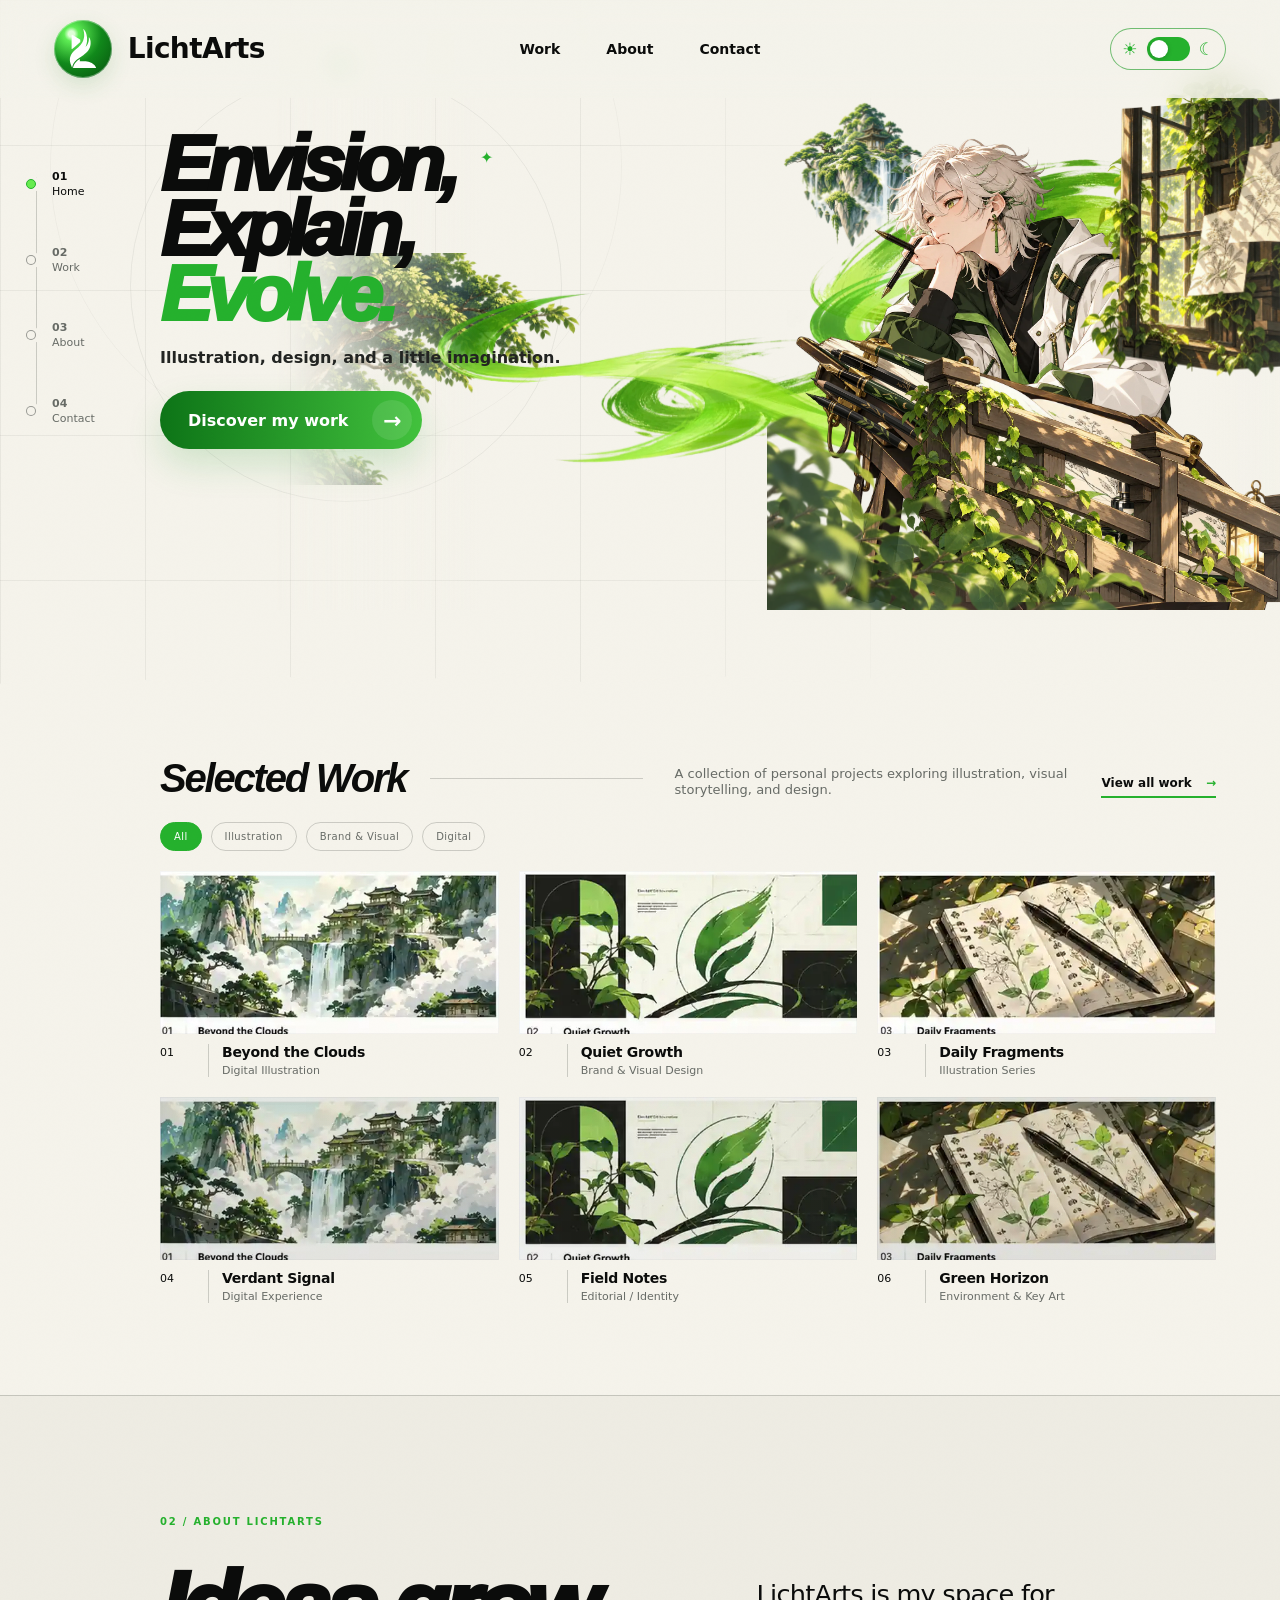
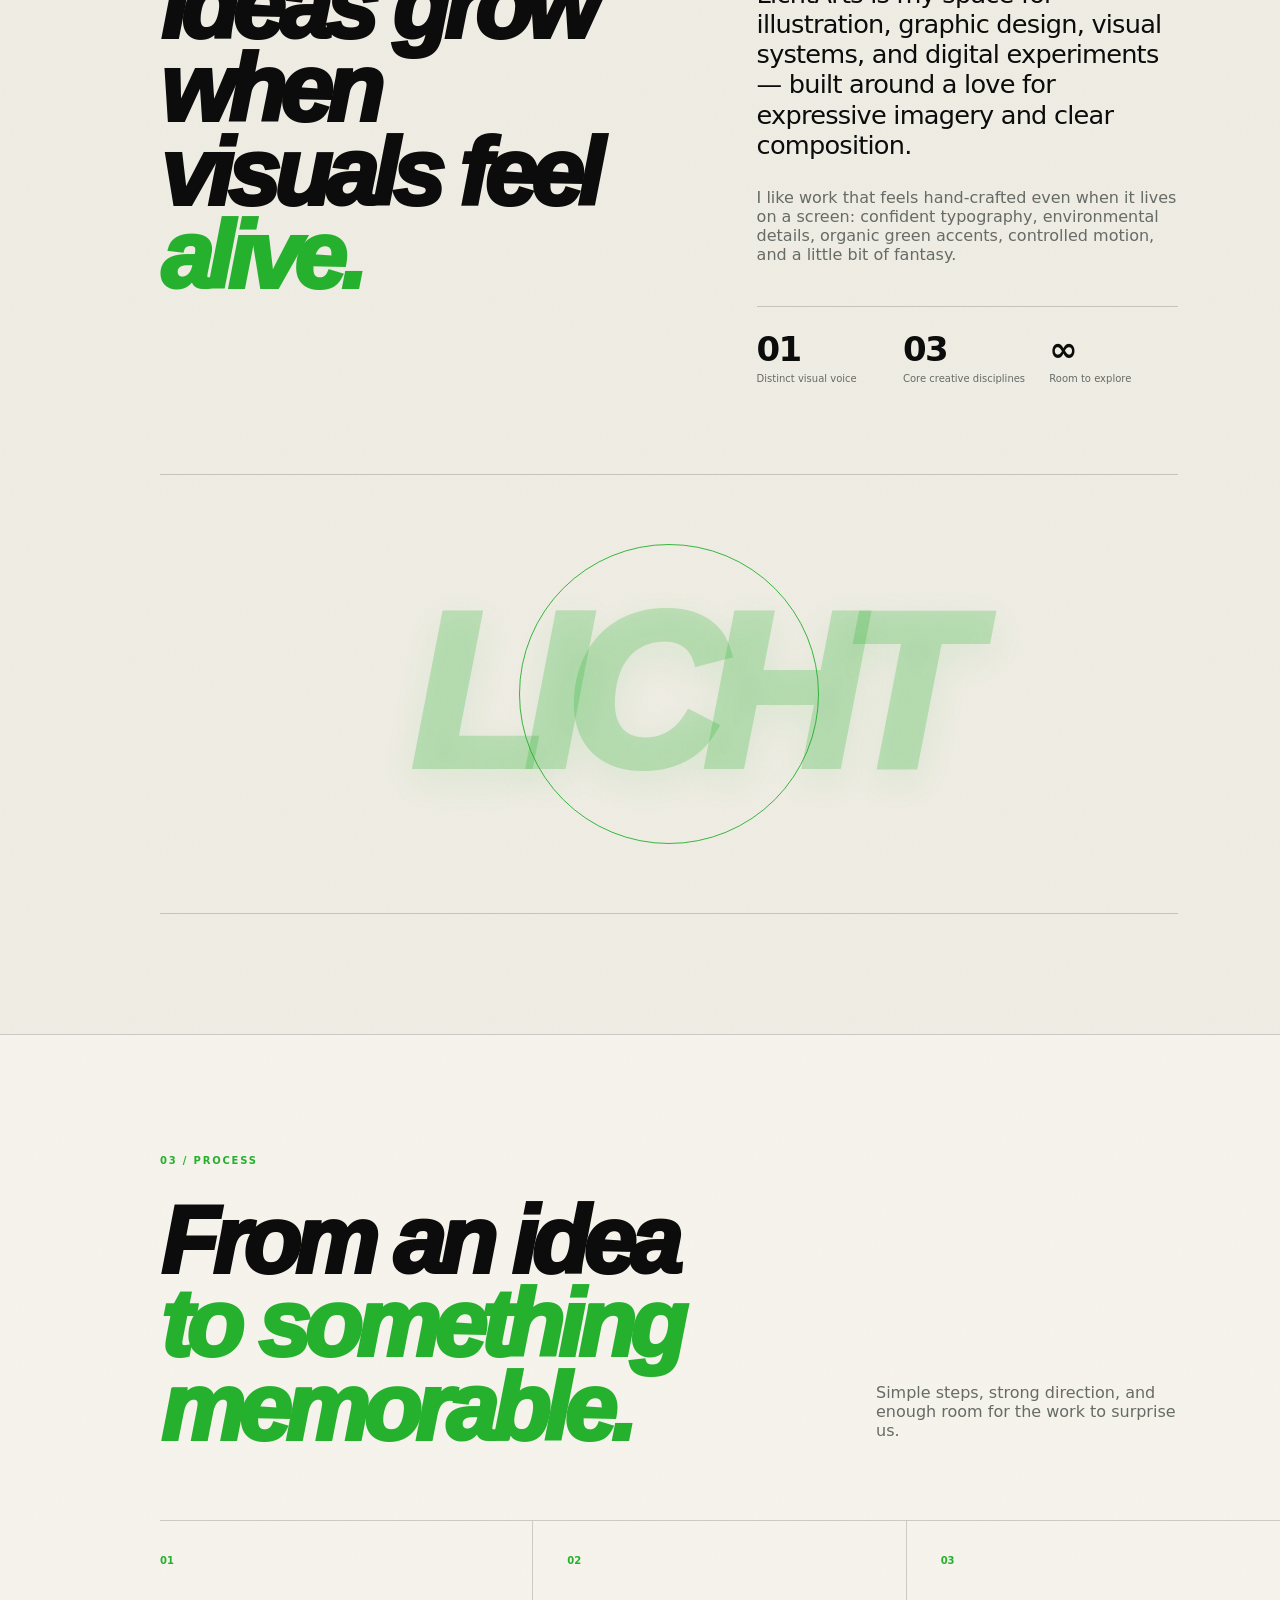
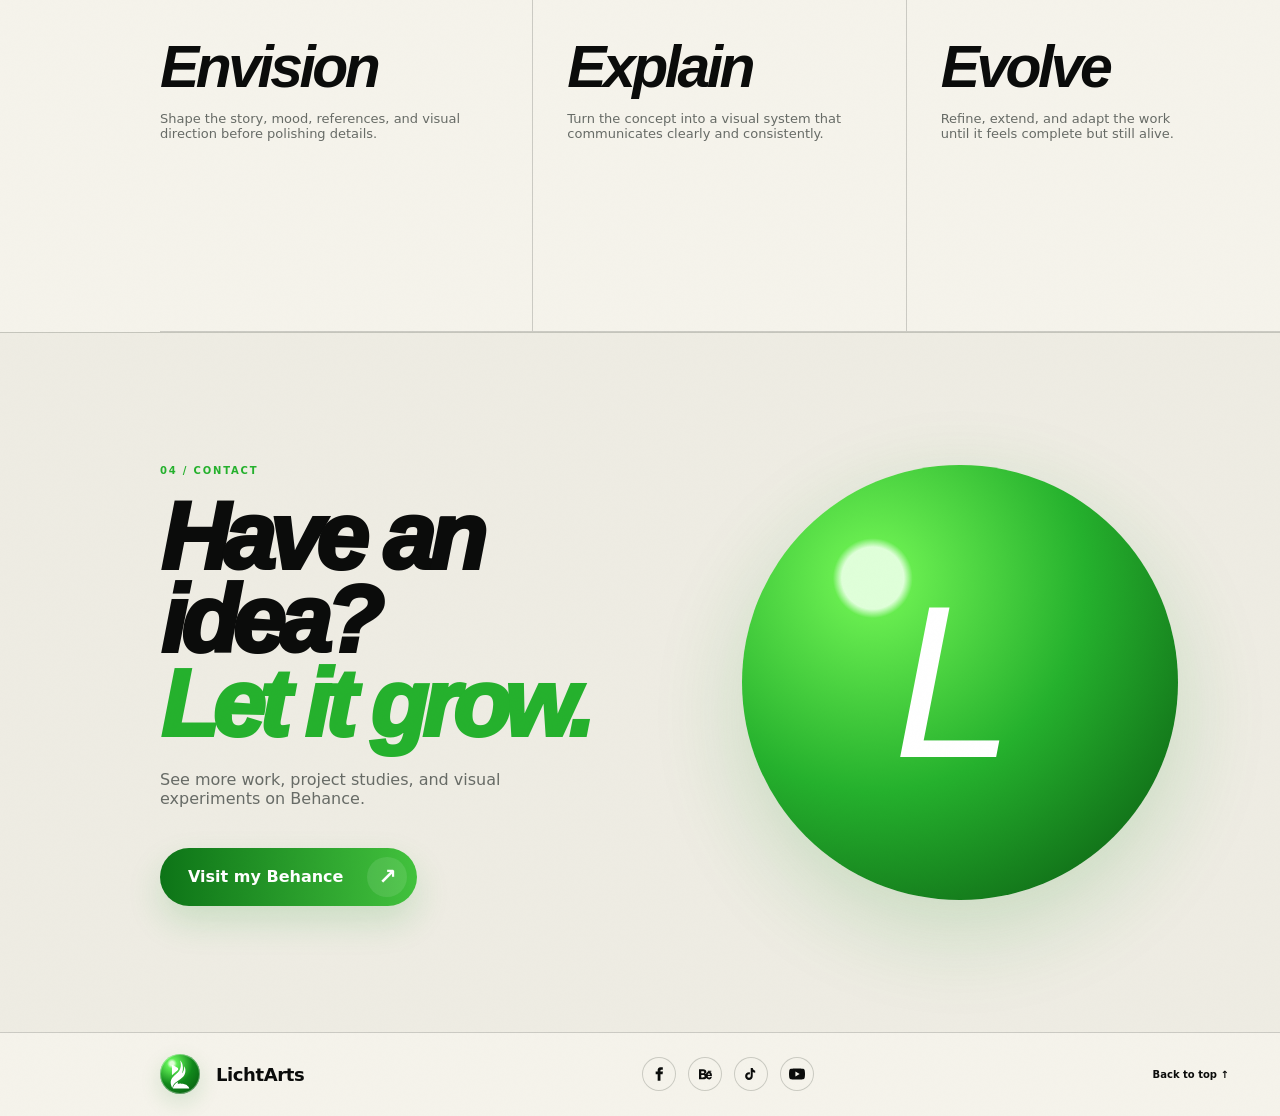
<file: index.html>
<!doctype html>
<html lang="en" data-theme="light">
<head>
  <meta charset="UTF-8" />
  <meta name="viewport" content="width=device-width, initial-scale=1.0" />
  <meta name="description" content="LichtArts — illustration, visual storytelling, graphic design, and digital experiences." />
  <meta name="theme-color" content="#f5f3eb" />
  <title>LichtArts — Envision. Explain. Evolve.</title>
  <link rel="icon" href="favicon.svg" type="image/svg+xml" />
  <link rel="stylesheet" href="styles.css?v=20261005g" />
</head>
<body>
  <div class="paper-noise" aria-hidden="true"></div>

  <header class="site-header" id="top">
    <a class="brand" href="#home" aria-label="LichtArts home">
      <span class="brand-mark" aria-hidden="true"><span>L</span></span>
      <span class="brand-name">LichtArts</span>
    </a>

    <nav class="top-nav" aria-label="Primary navigation">
      <a class="nav-link active" href="#work">Work</a>
      <a class="nav-link" href="#about">About</a>
      <a class="nav-link" href="#contact">Contact</a>
    </nav>

    <button class="theme-toggle" type="button" aria-label="Switch color theme" title="Switch color theme">
      <span class="theme-sun" aria-hidden="true">☀</span>
      <span class="theme-track" aria-hidden="true"><i></i></span>
      <span class="theme-moon" aria-hidden="true">☾</span>
    </button>
  </header>

  <aside class="side-rail" aria-label="Section navigation">
    <span class="rail-line" aria-hidden="true"></span>
    <a href="#home" class="rail-item active" data-section="home"><i></i><span><b>01</b>Home</span></a>
    <a href="#work" class="rail-item" data-section="work"><i></i><span><b>02</b>Work</span></a>
    <a href="#about" class="rail-item" data-section="about"><i></i><span><b>03</b>About</span></a>
    <a href="#contact" class="rail-item" data-section="contact"><i></i><span><b>04</b>Contact</span></a>
  </aside>

  <main>
    <section class="hero section-observed" id="home" data-section="home">
      <div class="draft-grid" aria-hidden="true"></div>
      <span class="hero-spark spark-a" aria-hidden="true">✦</span>
      <span class="hero-spark spark-b" aria-hidden="true">✦</span>

      <div class="hero-art" aria-hidden="true" data-editor-key="heroArt">
        <img class="scene-img scene-clouds" data-depth="0.12" data-editor-key="clouds" src="assets/hero/hq/clouds-1.webp" alt="" decoding="async" />
        <img class="scene-img scene-mountains" data-depth="0.12" data-editor-key="mountains" src="assets/hero/hq/mountains-with-architecture.webp" alt="" decoding="async" />
        <img class="scene-img scene-architecture" data-depth="0.12" data-editor-key="architecture" src="assets/hero/hq/architecture.webp" alt="" decoding="async" />
        <img class="scene-img scene-island" data-depth="0.12" data-editor-key="floatingIsland" src="assets/hero/hq/floating-island.webp" alt="" decoding="async" />
        <img class="scene-img scene-tree" data-depth="0.24" data-editor-key="treeLeft" src="assets/hero/hq/tree-left.webp" alt="" decoding="async" />
        <img class="scene-img scene-top-branches" data-depth="0.24" data-editor-key="topBranches" src="assets/hero/hq/top-branches.webp" alt="" decoding="async" />
        <img class="scene-img scene-hanging" data-depth="0.24" data-editor-key="hangingLeaves" src="assets/hero/hq/hanging-leaves.webp" alt="" decoding="async" />
        <img class="scene-img scene-ribbon-a" data-depth="0.24" data-editor-key="greenRibbonA" src="assets/hero/hq/brush-1.webp" alt="" decoding="async" />
        <img class="scene-img scene-ribbon-b" data-depth="0.24" data-editor-key="greenRibbonB" src="assets/hero/hq/brush-4.webp" alt="" decoding="async" />
        <img class="scene-img scene-windy" data-depth="0.24" data-editor-key="windyLeaves" src="assets/hero/hq/windy-leaves.webp" alt="" decoding="async" />
        <img class="scene-img scene-character" data-depth="0.46" data-editor-key="heroCharacter" src="assets/hero/hq/hero-character.webp" alt="" decoding="async" />
        <img class="scene-img scene-window" data-depth="0.58" data-editor-key="window" src="assets/hero/hq/window.webp" alt="" decoding="async" />
        <img class="scene-img scene-sketches" data-depth="0.58" data-editor-key="sketches" src="assets/hero/hq/sketches.webp" alt="" decoding="async" />
        <img class="scene-img scene-dove" data-depth="0.58" data-editor-key="bird" src="assets/hero/hq/dove.webp" alt="" decoding="async" />
        <img class="scene-img scene-desk-main" data-depth="0.58" data-editor-key="heroDesk" src="assets/hero/hq/hero-desk.webp" alt="" decoding="async" />
        <img class="scene-img scene-pens" data-depth="0.58" data-editor-key="pens" src="assets/hero/hq/artpens.webp" alt="" decoding="async" />
        <img class="scene-img scene-ink" data-depth="0.58" data-editor-key="inkBottles" src="assets/hero/hq/ink-bottles.webp" alt="" decoding="async" />
        <img class="scene-img scene-lantern" data-depth="0.58" data-editor-key="lantern" src="assets/hero/hq/lantern.webp" alt="" decoding="async" />
        <img class="scene-img scene-wood" data-depth="0.76" data-editor-key="foregroundWood" src="assets/hero/hq/wood-foreground.webp" alt="" decoding="async" />
        <img class="scene-img scene-blur-leaves" data-depth="0.76" data-editor-key="foregroundLeaves" src="assets/hero/hq/leaves-blur.webp" alt="" decoding="async" />
      </div>

      <div class="hero-copy" data-editor-key="heroCopy">
        <h1 data-editor-key="heroTitle">Envision,<br />Explain,<br /><em>Evolve.</em></h1>
        <p data-editor-key="heroSubtitle">Illustration, design, and a little imagination.</p>
        <a class="primary-button magnetic" href="#work" data-editor-key="heroButton">
          <span>Discover my work</span>
          <i>→</i>
        </a>
      </div>
    </section>

    <section class="work section-observed" id="work" data-section="work">
      <div class="brush-edge" aria-hidden="true"></div>

      <div class="work-heading reveal">
        <div class="work-title-line">
          <h2>Selected Work</h2>
          <span></span>
        </div>
        <p>A collection of personal projects exploring illustration, visual storytelling, and design.</p>
        <button type="button" class="view-all" id="showAllWork">View all work <span>→</span></button>
      </div>

      <div class="filter-row reveal" aria-label="Project filters">
        <button class="filter active" type="button" data-filter="all">All</button>
        <button class="filter" type="button" data-filter="illustration">Illustration</button>
        <button class="filter" type="button" data-filter="identity">Brand &amp; Visual</button>
        <button class="filter" type="button" data-filter="digital">Digital</button>
      </div>

      <div class="project-grid" id="projectGrid" aria-live="polite"></div>
    </section>

    <section class="about section-observed" id="about" data-section="about">
      <div class="section-number reveal">02 / About LichtArts</div>
      <div class="about-grid">
        <div class="about-heading reveal">
          <h2>Ideas grow when<br />visuals feel <em>alive.</em></h2>
        </div>
        <div class="about-copy reveal">
          <p class="about-lead">LichtArts is my space for illustration, graphic design, visual systems, and digital experiments — built around a love for expressive imagery and clear composition.</p>
          <p>I like work that feels hand-crafted even when it lives on a screen: confident typography, environmental details, organic green accents, controlled motion, and a little bit of fantasy.</p>
          <div class="about-stats">
            <div><strong>01</strong><span>Distinct visual voice</span></div>
            <div><strong>03</strong><span>Core creative disciplines</span></div>
            <div><strong>∞</strong><span>Room to explore</span></div>
          </div>
        </div>
      </div>
      <div class="about-visual reveal" id="lichtMotionStage" aria-hidden="true">
        <div class="licht-word" id="lichtWord">
          <span class="licht-copy licht-copy-1">LICHT</span>
          <span class="licht-copy licht-copy-2">LICHT</span>
          <span class="licht-copy licht-copy-3">LICHT</span>
          <span class="licht-copy licht-main">LICHT</span>
          <span class="licht-copy licht-copy-4">LICHT</span>
          <span class="licht-copy licht-copy-5">LICHT</span>
        </div>

        <span class="about-circle"></span>

        <div class="falling-leaves" aria-hidden="true">
          <i class="fall-leaf fall-leaf-1"></i>
          <i class="fall-leaf fall-leaf-2"></i>
          <i class="fall-leaf fall-leaf-3"></i>
          <i class="fall-leaf fall-leaf-4"></i>
          <i class="fall-leaf fall-leaf-5"></i>
          <i class="fall-leaf fall-leaf-6"></i>
          <i class="fall-leaf fall-leaf-7"></i>
          <i class="fall-leaf fall-leaf-8"></i>
        </div>
      </div>
    </section>

    <section class="process" aria-label="Creative process">
      <div class="section-number reveal">03 / Process</div>
      <div class="process-intro reveal">
        <h2><span data-home-content="processIntroLine1">From an idea</span><br /><em data-home-content="processIntroLine2">to something memorable.</em></h2>
        <p data-home-content="processIntroText">Simple steps, strong direction, and enough room for the work to surprise us.</p>
      </div>
      <div class="process-grid">
        <article class="process-card process-envision reveal">
          <div class="process-figure-layer" data-editor-key="processEnvisionArtwork"><img class="process-figure process-figure-envision" data-home-image="processEnvisionImage" src="assets/hero/hq/hero-character.webp" alt="" aria-hidden="true" decoding="async" draggable="false" /></div>
          <span>01</span>
          <h3 data-home-content="processEnvisionTitle">Envision</h3>
          <p data-home-content="processEnvisionText">Shape the story, mood, references, and visual direction before polishing details.</p>
        </article>
        <article class="process-card process-explain reveal">
          <div class="process-figure-layer" data-editor-key="processExplainArtwork"><img class="process-figure process-figure-explain" data-home-image="processExplainImage" src="assets/hero/hq/hero-character.webp" alt="" aria-hidden="true" decoding="async" draggable="false" /></div>
          <span>02</span>
          <h3 data-home-content="processExplainTitle">Explain</h3>
          <p data-home-content="processExplainText">Turn the concept into a visual system that communicates clearly and consistently.</p>
        </article>
        <article class="process-card process-evolve reveal">
          <div class="process-figure-layer" data-editor-key="processEvolveArtwork"><img class="process-figure process-figure-evolve" data-home-image="processEvolveImage" src="assets/hero/hq/hero-character.webp" alt="" aria-hidden="true" decoding="async" draggable="false" /></div>
          <span>03</span>
          <h3 data-home-content="processEvolveTitle">Evolve</h3>
          <p data-home-content="processEvolveText">Refine, extend, and adapt the work until it feels complete but still alive.</p>
        </article>
      </div>
    </section>

    <section class="contact section-observed" id="contact" data-section="contact">
      <div class="contact-copy reveal">
        <span class="section-number" data-home-content="contactEyebrow">04 / Contact</span>
        <h2><span data-home-content="contactLine1">Have an idea?</span><br /><em data-home-content="contactLine2">Let it grow.</em></h2>
        <p data-home-content="contactText">See more work, project studies, and visual experiments on Behance.</p>
        <a class="primary-button magnetic" data-home-link="contactButtonHref" href="https://www.behance.net/louirodila" target="_blank" rel="noreferrer">
          <span data-home-content="contactButtonLabel">Visit my Behance</span>
          <i>↗</i>
        </a>
      </div>
      <div class="contact-mark reveal" data-editor-key="contactArtwork" aria-hidden="true"><span data-home-content="contactMarkLetter">L</span><img data-home-image="contactMarkImage" alt="" decoding="async" draggable="false" hidden /></div>
    </section>
  </main>

  <footer>
    <a class="brand footer-brand" href="#home">
      <span class="brand-mark" aria-hidden="true"><span>L</span></span>
      <span class="brand-name">LichtArts</span>
    </a>
    <div class="footer-socials" aria-label="Social links">
      <a class="footer-social-link" href="https://www.facebook.com/lichtarts" target="_blank" rel="noreferrer" aria-label="Facebook" title="Facebook">
        <svg viewBox="0 0 24 24" aria-hidden="true">
          <path d="M14.2 8.2V6.7c0-.8.5-1 1-1h2.5V2h-3.4C10.9 2 10 4.3 10 6.4v1.8H7v4h3V22h4.2v-9.8h3.2l.5-4h-3.7Z"/>
        </svg>
      </a>
      <a class="footer-social-link" href="https://www.behance.net/louirodila" target="_blank" rel="noreferrer" aria-label="Behance" title="Behance">
        <svg viewBox="0 0 24 24" aria-hidden="true">
          <path d="M3 5h6.2c3.2 0 4.8 1.3 4.8 3.6 0 1.6-.8 2.7-2.1 3.2 1.9.5 2.8 1.8 2.8 3.8 0 2.8-2.2 4.4-5.8 4.4H3V5Zm5.7 5.9c1.4 0 2.1-.5 2.1-1.6 0-1-.7-1.5-2.1-1.5H6.4v3.1h2.3Zm.2 6.3c1.7 0 2.5-.6 2.5-1.8 0-1.2-.8-1.8-2.5-1.8H6.4v3.6h2.5ZM16.2 7h5.2v1.7h-5.2V7Zm6.2 7.2v.8h-6.3c.1 1.6.9 2.4 2.3 2.4 1 0 1.7-.4 2.1-1.1h1.8c-.7 2.6-2.1 3.8-4.1 3.8-3.3 0-5.2-2.2-5.2-5.7 0-3.4 2-5.8 5-5.8 3.2 0 4.4 2.5 4.4 5.6Zm-6.3-1.1h3.5c-.2-1.2-.8-1.9-1.7-1.9-1 0-1.6.6-1.8 1.9Z"/>
        </svg>
      </a>
      <a class="footer-social-link" href="https://www.tiktok.com/@lichtarts2" target="_blank" rel="noreferrer" aria-label="TikTok" title="TikTok">
        <svg viewBox="0 0 24 24" aria-hidden="true">
          <path d="M14.6 3c.4 2 1.6 3.5 3.7 4v3.2c-1.4 0-2.7-.4-3.7-1.1v6.1c0 3.5-2.6 5.8-5.7 5.8A5.7 5.7 0 0 1 3.2 15c0-3.3 2.6-5.8 5.9-5.8.4 0 .8 0 1.2.1v3.4a3 3 0 0 0-1.2-.3A2.6 2.6 0 1 0 11.6 15V3h3Z"/>
        </svg>
      </a>
      <a class="footer-social-link" href="https://www.youtube.com/@lichtarts" target="_blank" rel="noreferrer" aria-label="YouTube" title="YouTube">
        <svg viewBox="0 0 24 24" aria-hidden="true">
          <path d="M23.5 6.2a3 3 0 0 0-2.1-2.1C19.5 3.6 12 3.6 12 3.6s-7.5 0-9.4.5A3 3 0 0 0 .5 6.2 31 31 0 0 0 0 12a31 31 0 0 0 .5 5.8 3 3 0 0 0 2.1 2.1c1.9.5 9.4.5 9.4.5s7.5 0 9.4-.5a3 3 0 0 0 2.1-2.1A31 31 0 0 0 24 12a31 31 0 0 0-.5-5.8ZM9.6 15.7V8.3L16 12l-6.4 3.7Z"/>
        </svg>
      </a>
    </div>
    <a href="#home" class="back-top">Back to top ↑</a>
  </footer>

  <dialog class="project-dialog" id="projectDialog">
    <div class="project-viewer-shell">
      <header class="project-viewer-topbar">
        <div class="project-viewer-identity">
          <span class="brand-mark project-viewer-mark" aria-hidden="true"><span>L</span></span>
          <div>
            <strong id="dialogTopTitle">Project</strong>
            <small>Licht Arts <span>·</span> <a id="projectPrimaryOwnerAction" href="https://www.behance.net/louirodila" target="_blank" rel="noreferrer">Follow on Behance</a></small>
          </div>
        </div>
        <button class="dialog-close" type="button" aria-label="Close project">×</button>
      </header>

      <aside class="project-action-rail" aria-label="Project actions">
        <button type="button" class="project-rail-action project-rail-brand" aria-label="Licht Arts">
          <span class="brand-mark project-rail-mark" aria-hidden="true"><span>L</span></span>
        </button>
        <button type="button" class="project-rail-action" id="projectToolsAction">
          <b>Ps</b><span>Tools</span>
        </button>
        <button type="button" class="project-rail-action" id="projectSaveAction">
          <b>▰</b><span>Save</span>
        </button>
        <button type="button" class="project-rail-action" id="projectShareAction">
          <b>⇧</b><span>Share</span>
        </button>
        <button type="button" class="project-rail-action" id="projectAppreciateAction">
          <b>♥</b><span>Appreciate</span>
        </button>
      </aside>

      <main class="project-viewer-main">
        <section class="project-viewer-content" id="projectViewerContent">
          <div class="dialog-description" id="dialogDescription"></div>
        </section>

        <section class="project-summary-band">
          <div class="project-appreciation-badge">
            <span>♥</span>
            <b id="dialogAppreciationCount">0</b>
          </div>
          <span class="section-number" id="dialogMeta"></span>
          <h2 id="dialogTitle"></h2>
          <div class="project-summary-stats">
            <span>♥ <b id="dialogLikeCount">0</b></span>
            <span>◉ <b id="dialogViewCount">1</b></span>
            <span>● <b>0</b></span>
          </div>
          <p id="dialogPublishedDate"></p>
          <div class="dialog-tags" id="dialogTags"></div>
        </section>

        <section class="project-more-band">
          <div class="project-owner-row">
            <div class="project-owner-identity">
              <span class="brand-mark project-owner-mark" aria-hidden="true"><span>L</span></span>
              <div>
                <strong>Licht Arts</strong>
                <a id="projectMoreOwnerAction" href="https://www.behance.net/louirodila" target="_blank" rel="noreferrer">Follow on Behance</a>
              </div>
            </div>
            <span>More work from Licht Arts</span>
          </div>
          <div class="project-related-grid" id="dialogRelatedProjects"></div>
        </section>

        <section class="project-discussion">
          <div class="project-comments-column">
            <div class="project-comment-card">
              <div class="project-comment-avatar" id="projectCommentAvatar"></div>
              <div class="project-comment-box">
                <div class="project-comment-identity" id="projectCommentIdentity">
                  <label for="projectCommentName">Name</label>
                  <input id="projectCommentName" type="text" maxlength="40" placeholder="Your name" autocomplete="nickname" />
                </div>
                <div class="project-reply-context" id="projectReplyContext" hidden>
                  <span id="projectReplyLabel">Replying to a comment</span>
                  <button type="button" id="projectReplyCancel">Cancel</button>
                </div>
                <textarea id="projectCommentInput" rows="5" maxlength="1500" placeholder="What are your thoughts on this project?"></textarea>
                <div class="project-comment-submit-row">
                  <span id="projectCommentStatus" role="status" aria-live="polite"></span>
                  <button type="button" id="projectCommentButton" disabled>Post a Comment</button>
                </div>
              </div>
            </div>
            <div class="project-comments-list" id="projectCommentsList">
              <p class="project-comments-empty">Loading comments…</p>
            </div>
          </div>

          <aside class="project-owner-card">
            <span>OWNER</span>
            <div>
              <span class="brand-mark project-owner-card-mark" aria-hidden="true"><span>L</span></span>
              <div>
                <strong>Licht Arts</strong>
                <small>General Santos, Philippines</small>
              </div>
            </div>
            <div class="project-owner-meta">
              <strong id="dialogOwnerProjectTitle">Project</strong>
              <small id="dialogOwnerProjectMeta">Licht Arts</small>
            </div>
          </aside>
        </section>
      </main>
    </div>
  </dialog>

  <script src="cms-api.js?v=20261004e" defer></script>
  <script src="cms-runtime.js?v=20261005a" defer></script>
  <script src="app.js?v=20261005e" defer></script>
</body>
</html>
</file>
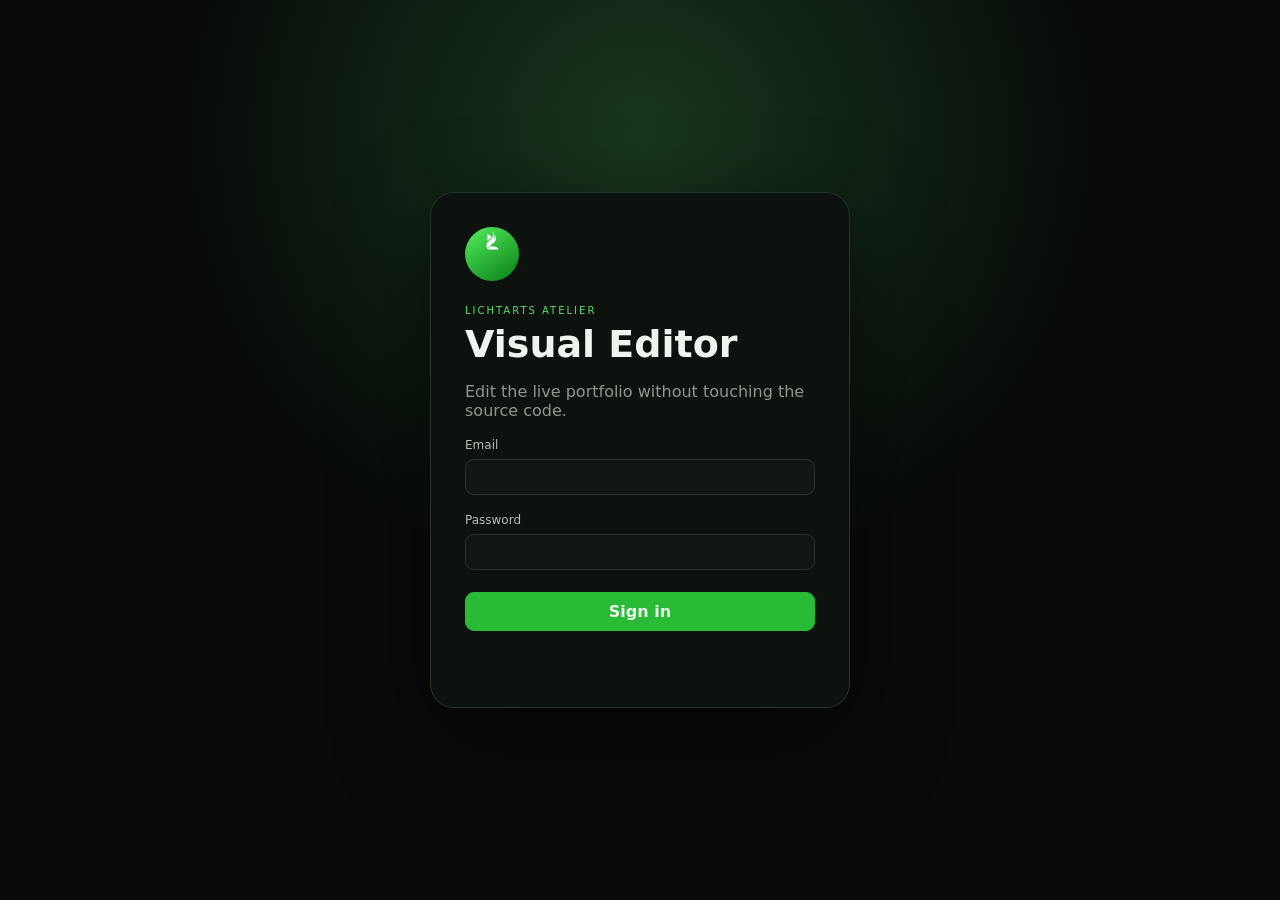
<file: studio.html>
<!doctype html>
<html lang="en">
<head>
  <meta charset="UTF-8" />
  <meta name="viewport" content="width=device-width, initial-scale=1.0" />
  <meta name="robots" content="noindex,nofollow,noarchive" />
  <title>LichtArts Studio</title>
  <link rel="stylesheet" href="studio.css?v=20261005a" />
</head>
<body>
  <section class="login-screen" id="loginScreen">
    <form class="login-card" id="loginForm">
      <div class="atelier-mark">L</div>
      <p class="eyebrow">LICHTARTS ATELIER</p>
      <h1>Visual Editor</h1>
      <p>Edit the live portfolio without touching the source code.</p>
      <label>Email<input id="email" type="email" autocomplete="username" required /></label>
      <label>Password<input id="password" type="password" autocomplete="current-password" required /></label>
      <button type="submit">Sign in</button>
      <p class="status" id="loginStatus"></p>
    </form>
  </section>

  <div class="editor-shell" id="editorShell" hidden>
    <header class="editor-topbar">
      <div class="editor-brand-group">
        <a class="editor-brand" href="workspace.html"><span>L</span>LichtArts Studio</a>
        <a class="editor-dashboard-link" href="workspace.html">Workspace</a>
      </div>
      <div class="device-switcher">
        <button class="device active" data-width="1920" data-height="1080">Desktop</button>
        <button class="device" data-width="820" data-height="1180">Tablet</button>
        <button class="device" data-width="390" data-height="844">Mobile</button>
      </div>
      <div class="editor-actions">
        <span id="saveStatus">Draft loaded</span>
        <button id="undoBtn" title="Undo">↶</button>
        <button id="saveBtn">Save draft</button>
        <button class="primary" id="publishBtn">Publish</button>
        <button id="logoutBtn">Sign out</button>
      </div>
    </header>

    <aside class="layers-panel panel">
      <div class="panel-head"><strong>Layers</strong><button id="refreshLayers">↻</button></div>
      <div class="add-row">
        <button id="addText">+ Text</button>
        <button id="addButton">+ Button</button>
        <button id="addImage">+ Image</button>
        <input id="imageInput" type="file" accept="image/png,image/jpeg,image/webp,image/svg+xml,image/gif" hidden />
      </div>
      <div class="layer-help">Front layers are at the top. Drag to reorder.</div>
      <div class="layers-list" id="layersList"></div>
      <details class="history">
        <summary>Revision history</summary>
        <div id="revisionList"></div>
      </details>
    </aside>

    <main class="canvas-wrap">
      <div class="canvas-toolbar">
        <span>Homepage / Layout</span>
        <span><kbd>Ctrl</kbd>+<kbd>Z</kbd> Undo · Drag green corner to resize proportionally</span><span id="zoomLabel">100%</span>
      </div>
      <div class="canvas-stage" id="canvasStage">
        <div class="preview-viewport" id="previewViewport">
          <iframe id="preview" title="LichtArts live preview" src="index.html?editorPreview=1"></iframe>
        </div>
      </div>
    </main>

    <aside class="inspector panel">
      <div class="panel-head"><strong>Inspector</strong></div>
      <div id="emptyInspector" class="empty-inspector">Select a layer to edit it.</div>
      <form id="inspectorForm" hidden>
        <label>Name<input id="fieldName" disabled /></label>
        <div class="two"><label><span id="labelX">X offset px</span><input id="fieldX" type="number" step="1" /></label><label><span id="labelY">Y offset px</span><input id="fieldY" type="number" step="1" /></label></div>
        <div class="two"><label><span id="labelWidth">Scale %</span><input id="fieldWidth" type="number" step="1" min="5" /></label><label>Z index<input id="fieldZ" type="number" step="1" /></label></div>
        <div class="stack-actions" aria-label="Layer stacking controls">
          <button type="button" id="toFrontBtn" title="Bring to front">⇈ Front</button>
          <button type="button" id="forwardBtn" title="Bring forward one layer">↑ Forward</button>
          <button type="button" id="backwardBtn" title="Send backward one layer">↓ Backward</button>
          <button type="button" id="toBackBtn" title="Send to back">⇊ Back</button>
        </div>
        <div class="two"><label>Opacity<input id="fieldOpacity" type="number" min="0" max="1" step=".05" /></label><label>Rotate °<input id="fieldRotation" type="number" step="1" /></label></div>
        <div class="flip-actions" aria-label="Flip element">
          <button type="button" id="flipXBtn" title="Flip horizontally">↔ Flip Horizontal</button>
          <button type="button" id="flipYBtn" title="Flip vertically">↕ Flip Vertical</button>
        </div>
        <label id="textWrap">Text<textarea id="fieldText" rows="4"></textarea></label>
        <label id="hrefWrap">Link URL<input id="fieldHref" /></label>
        <label class="toggle"><input id="fieldVisible" type="checkbox" /> Visible</label>
        <div class="inspector-actions">
          <button type="button" id="duplicateBtn">Duplicate</button>
          <button type="button" class="danger" id="deleteBtn">Delete / Hide</button>
        </div>
      </form>
    </aside>
  </div>

  <script src="cms-api.js?v=20261004g"></script>
  <script src="studio.js?v=20261004n"></script>
</body>
</html>
</file>
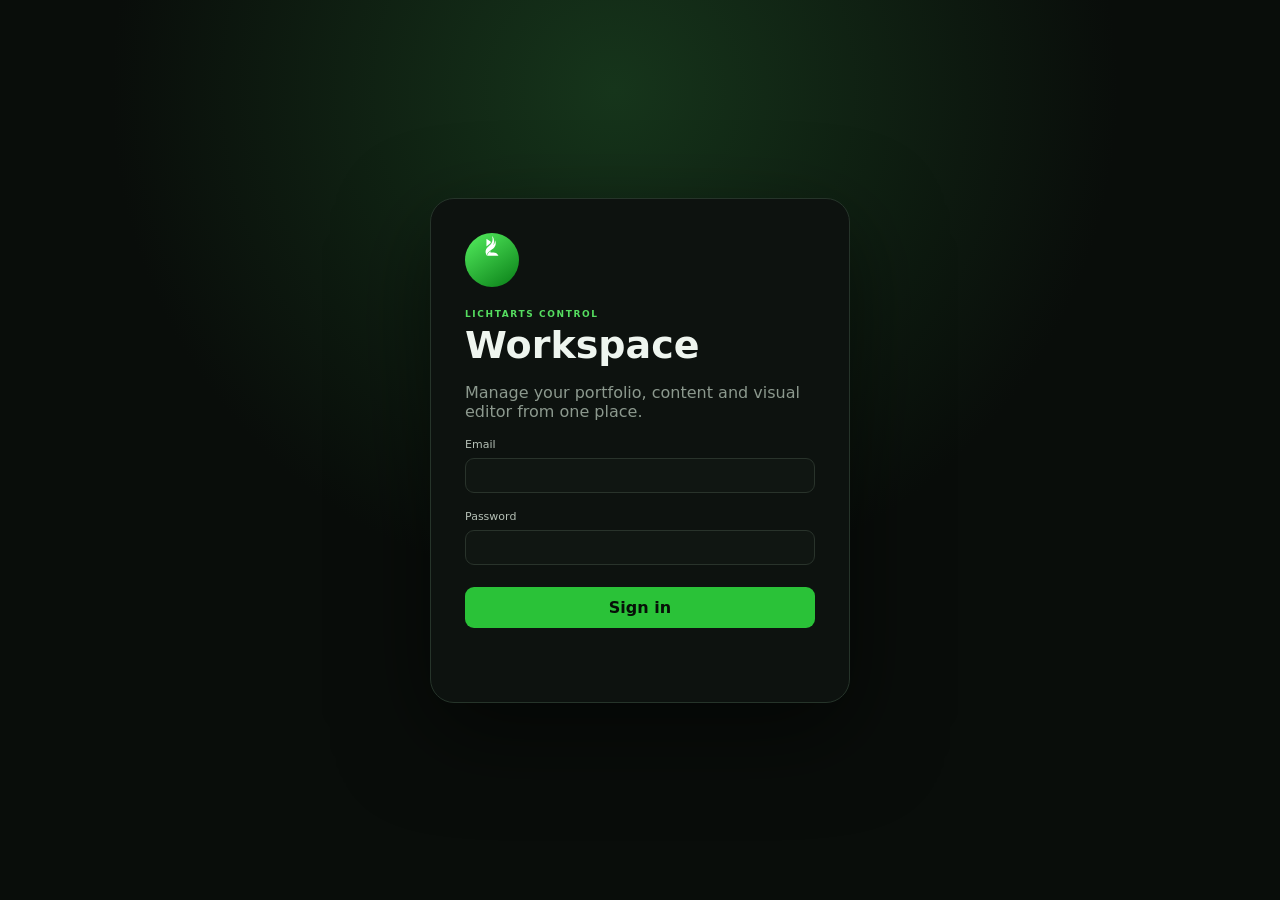
<file: workspace.html>
<!doctype html>
<html lang="en">
<head>
  <meta charset="UTF-8" />
  <meta name="viewport" content="width=device-width, initial-scale=1.0" />
  <meta name="robots" content="noindex,nofollow,noarchive" />
  <title>LichtArts Workspace</title>
  <link rel="stylesheet" href="workspace.css?v=20261005b" />
</head>
<body>
  <section class="dash-login" id="dashLogin">
    <form class="dash-login-card" id="dashLoginForm">
      <div class="dash-logo">L</div>
      <p class="eyebrow">LICHTARTS CONTROL</p>
      <h1>Workspace</h1>
      <p>Manage your portfolio, content and visual editor from one place.</p>
      <label>Email<input id="dashEmail" type="email" autocomplete="username" required /></label>
      <label>Password<input id="dashPassword" type="password" autocomplete="current-password" required /></label>
      <button type="submit">Sign in</button>
      <p class="login-status" id="dashLoginStatus"></p>
    </form>
  </section>

  <div class="workspace-shell" id="workspaceShell" hidden>
    <aside class="workspace-sidebar">
      <a class="workspace-brand" href="workspace.html"><span>L</span><strong>LichtArts</strong></a>
      <nav class="workspace-nav" aria-label="Workspace">
        <button class="dash-tab active" data-tab="overview"><span>◫</span>Overview</button>
        <button class="dash-tab" data-tab="projects"><span>▦</span>Projects</button>
        <button class="dash-tab" data-tab="media"><span>◉</span>Media</button>
        <button class="dash-tab" data-tab="settings"><span>⚙</span>Site Settings</button>
        <a class="dash-tab dash-link" href="studio.html"><span>✦</span>Open Studio <b>↗</b></a>
      </nav>
      <div class="sidebar-bottom">
        <a href="index.html" target="_blank">View live site ↗</a>
        <button id="dashLogout">Sign out</button>
      </div>
    </aside>

    <main class="workspace-main">
      <header class="workspace-topbar">
        <div>
          <p class="top-kicker">LICHTARTS</p>
          <h1 id="workspaceTitle">Overview</h1>
        </div>
        <div class="top-actions">
          <span class="sync-pill" id="syncPill"><i></i>Checking…</span>
          <a class="secondary-btn" href="index.html" target="_blank">Live Site</a>
          <a class="primary-btn" href="studio.html">Open Studio</a>
        </div>
      </header>

      <section class="dash-view active" data-view="overview">
        <div class="welcome-card">
          <div>
            <p class="eyebrow">PORTFOLIO CONTROL CENTER</p>
            <h2>Keep management here.<br><em>Keep creation in Studio.</em></h2>
            <p>Workspace handles status, projects, media and settings. Studio stays focused on visual layout editing.</p>
          </div>
          <a class="hero-action" href="studio.html">Continue editing <span>↗</span></a>
        </div>

        <div class="stats-grid">
          <article class="stat-card"><span>Published status</span><strong id="statSync">—</strong><small id="statSyncNote">Checking CMS</small></article>
          <article class="stat-card"><span>Portfolio projects</span><strong>06</strong><small>Current Selected Work library</small></article>
          <article class="stat-card"><span>Managed UI elements</span><strong id="statManaged">—</strong><small>Editable through Studio</small></article>
          <article class="stat-card"><span>Revision history</span><strong id="statRevisions">—</strong><small>Published snapshots</small></article>
        </div>

        <div class="workspace-grid">
          <section class="panel-card">
            <div class="panel-title"><div><span>Website</span><h3>Current status</h3></div><span class="status-dot"></span></div>
            <div class="status-list">
              <div><span>Homepage</span><b>Live</b></div>
              <div><span>GitHub Pages</span><b>Connected</b></div>
              <div><span>Supabase CMS</span><b id="cmsHealth">Checking</b></div>
              <div><span>Draft vs Published</span><b id="draftStatus">Checking</b></div>
            </div>
          </section>

          <section class="panel-card">
            <div class="panel-title"><div><span>Quick access</span><h3>Admin tools</h3></div></div>
            <div class="quick-grid">
              <a href="studio.html"><strong>Studio</strong><span>Visual editor, layers and layout ↗</span></a>
              <button data-open-tab="projects"><strong>Projects</strong><span>Review portfolio content →</span></button>
              <button data-open-tab="media"><strong>Media</strong><span>Review asset library →</span></button>
              <button data-open-tab="settings"><strong>Settings</strong><span>Website configuration →</span></button>
            </div>
          </section>
        </div>

        <section class="panel-card recent-card">
          <div class="panel-title"><div><span>History</span><h3>Recent publishes</h3></div></div>
          <div id="recentRevisions" class="revision-table"><p class="muted">Loading revision history…</p></div>
        </section>
      </section>

      <section class="dash-view" data-view="projects">
        <div class="section-intro project-editor-intro">
          <div>
            <p class="eyebrow">CONTENT EDITOR</p>
            <h2>Projects</h2>
            <p>Nayeon-style publishing workflow, rebuilt in the LichtArts visual system. Original Licht sample projects are included as editable hidden drafts.</p>
          </div>
          <button class="primary-btn button-reset" id="newProjectBtn">+ New project</button>
        </div>

        <div class="content-editor">
          <aside class="content-list-panel">
            <div class="content-list-toolbar">
              <input id="projectSearch" type="search" placeholder="Search projects…" />
              <select id="projectStatusFilter">
                <option value="all">All</option>
                <option value="published">Published</option>
                <option value="draft">Draft</option>
                <option value="hidden">Hidden</option>
              </select>
            </div>
            <div class="content-list" id="projectList"></div>
          </aside>

          <section class="content-form-panel">
            <div class="editor-empty" id="projectEditorEmpty">
              <span>✦</span>
              <strong>Select a project</strong>
              <p>Choose an item from the list, or create a new project.</p>
            </div>

            <form id="projectForm" hidden>
              <input type="hidden" id="projectId" />

              <div class="form-heading">
                <div>
                  <span class="form-state" id="projectState">DRAFT</span>
                  <h3 id="projectFormHeading">New project</h3>
                </div>
                <div class="form-actions">
                  <button type="button" class="ghost-btn" id="hideProjectBtn">Hide</button>
                  <button type="button" class="ghost-btn danger-text" id="deleteProjectBtn">Delete</button>
                </div>
              </div>

              <div class="editor-form-grid">
                <label class="span-2">Title
                  <input id="projectTitle" required placeholder="Project title" />
                </label>

                <label>Category
                  <input id="projectCategory" placeholder="Illustration" />
                </label>

                <label>Sort order
                  <input id="projectSortOrder" type="number" step="1" value="0" />
                </label>

                <label class="span-2">Excerpt
                  <textarea id="projectExcerpt" rows="3" placeholder="Short description shown in cards and previews."></textarea>
                </label>

                <div class="project-builder-field span-2">
                  <div class="rich-editor-label">
                    <span>Project Content</span>
                    <small>Build the case study with draggable content blocks, similar to Behance.</small>
                  </div>

                  <div class="project-builder-shell">
                    <div class="project-builder-main">
                      <div id="projectContent" class="project-builder-canvas" aria-live="polite"></div>
                      <button type="button" class="builder-inline-add" id="builderAddTextBottom">+ Add text block</button>
                    </div>

                    <aside class="project-builder-tools">
                      <div class="builder-tools-title">
                        <span>Add Content</span>
                        <small>Click a block to insert it at the end.</small>
                      </div>

                      <div class="builder-tool-grid">
                        <button type="button" data-add-project-block="image"><b>▧</b><span>Image</span></button>
                        <button type="button" data-add-project-block="text"><b>T</b><span>Text</span></button>
                        <button type="button" data-add-project-block="grid"><b>▦</b><span>Photo Grid</span></button>
                        <button type="button" data-add-project-block="embed"><b>&lt;/&gt;</b><span>Embed / Link</span></button>
                        <button type="button" data-add-project-block="divider"><b>—</b><span>Divider</span></button>
                      </div>

                      <div class="builder-tools-title builder-edit-title">
                        <span>Edit Project</span>
                      </div>

                      <div class="builder-edit-grid">
                        <button type="button" id="projectStylesBtn"><b>✎</b><span>Styles</span></button>
                        <button type="button" id="projectSettingsBtn"><b>⚙</b><span>Settings</span></button>
                      </div>

                      <div class="builder-tip">
                        <strong>Arrange your story</strong>
                        <p>Drag blocks to reorder them, or use the ↑ ↓ controls on each block.</p>
                      </div>
                    </aside>
                  </div>

                  <input id="builderImageInput" type="file" accept="image/png,image/jpeg,image/webp,image/gif" hidden />
                  <input id="builderGridInput" type="file" accept="image/png,image/jpeg,image/webp,image/gif" multiple hidden />
                </div>

                <label class="span-2">Tags
                  <input id="projectTags" placeholder="illustration, branding, game art" />
                  <small>Comma separated</small>
                </label>

                <div class="cover-field span-2">
                  <label>Cover image URL
                    <input id="projectCover" placeholder="https://… or upload an image" />
                  </label>
                  <button type="button" class="ghost-btn" id="uploadProjectCover">Upload cover</button>
                  <input id="projectCoverInput" type="file" accept="image/png,image/jpeg,image/webp,image/gif" hidden />
                </div>

                <div class="thumbnail-guide span-2">
                  <strong>Recommended thumbnail</strong>
                  <span>1600 × 800 px · 2:1 ratio · WebP or JPG · keep important artwork near the center</span>
                  <small>Minimum: 1200 × 600 px. For faster loading, aim for 1.5 MB or less.</small>
                </div>

                <div class="cover-preview-wrap span-2">
                  <div class="cover-preview" id="projectCoverPreview"><span>No cover</span></div>
                </div>

                <label class="span-2">Behance URL
                  <input id="projectBehance" type="url" placeholder="https://www.behance.net/gallery/…" />
                </label>
              </div>

              <div class="publish-bar">
                <div>
                  <strong id="projectSaveStatus">No unsaved changes</strong>
                  <small>Drafts stay private. Publish makes the project available to the live portfolio.</small>
                </div>
                <div class="publish-actions">
                  <button type="button" class="ghost-btn button-reset" id="previewProject">Preview</button>
                  <button type="button" class="secondary-btn button-reset" id="saveProjectDraft">Save draft</button>
                  <button type="button" class="primary-btn button-reset" id="publishProject">Update Project</button>
                </div>
              </div>
            </form>
          </section>
        </div>
      </section>

      <section class="dash-view" data-view="media">
        <div class="section-intro">
          <div><p class="eyebrow">ASSET LIBRARY</p><h2>Media</h2><p>Your website assets stay separate from layout editing.</p></div>
        </div>
        <div class="media-groups">
          <article><span>Hero Scene</span><strong>Layered artwork</strong><p>Character, desk, mountains, foliage, ribbons and props.</p><code>assets/hero/</code></article>
          <article><span>Selected Work</span><strong>Portfolio thumbnails</strong><p>Artwork currently displayed in the project grid.</p><code>assets/work-*.webp</code></article>
          <article><span>CMS Uploads</span><strong>Supabase Storage</strong><p>Images added through Studio are stored in the secured Licht asset bucket.</p><code>licht-assets</code></article>
        </div>
        <div class="notice-card">
          <strong>Why this is separate</strong>
          <p>Studio only needs to place assets. Media management belongs here, so the visual editor stays uncluttered.</p>
        </div>
      </section>

      <section class="dash-view" data-view="settings">
        <div class="section-intro">
          <div><p class="eyebrow">CONFIGURATION</p><h2>Site Settings</h2><p>Central place for website-wide controls.</p></div>
        </div>
        <div class="settings-grid">
          <article class="setting-card"><span>Live site</span><strong>GitHub Pages</strong><a href="index.html" target="_blank">Open website ↗</a></article>
          <article class="setting-card"><span>Visual editor</span><strong>Studio</strong><a href="studio.html">Open editor ↗</a></article>
          <article class="setting-card"><span>CMS backend</span><strong>Supabase</strong><small>Auth · Drafts · Revisions · Storage</small></article>
          <article class="setting-card"><span>Theme</span><strong>Light / Dark</strong><small>Visitor preference stored locally</small></article>
        </div>
        <section class="panel-card homepage-content-editor">
          <div class="panel-title">
            <div><span>Homepage</span><h3>Process & Contact content</h3></div>
            <span class="content-save-state" id="homeContentStatus">Draft loaded</span>
          </div>

          <div class="homepage-editor-grid">
            <div class="homepage-editor-section">
              <div class="homepage-editor-heading">
                <span>03 / PROCESS</span>
                <h4>Process section</h4>
                <p>Edit the heading plus all three hover cards and their character images.</p>
              </div>

              <div class="homepage-fields two-col">
                <label>Intro line 1<input id="homeProcessIntroLine1" /></label>
                <label>Intro line 2<input id="homeProcessIntroLine2" /></label>
                <label class="span-2">Intro description<textarea id="homeProcessIntroText" rows="2"></textarea></label>
              </div>

              <div class="homepage-card-editor">
                <div class="homepage-card-title"><strong>Envision</strong><span>01</span></div>
                <button type="button" class="homepage-image-preview" data-home-image-preview="homeEnvisionImage" data-home-file-input="homeEnvisionFile" aria-label="Replace Envision image">
                  <img id="homeEnvisionImagePreview" alt="Envision character preview" />
                  <span class="homepage-image-overlay">
                    <b>↥</b>
                    <strong>Replace image</strong>
                    <small>Import PNG, JPG, WebP or GIF</small>
                  </span>
                </button>
                <div class="homepage-fields two-col">
                  <label>Title<input id="homeEnvisionTitle" /></label>
                  <label class="span-2">Description<textarea id="homeEnvisionText" rows="2"></textarea></label>
                  <label class="span-2">Character image URL
                    <div class="asset-input-row"><input id="homeEnvisionImage" /><button type="button" class="secondary-btn home-upload-btn" data-home-upload="homeEnvisionImage" data-home-file-input="homeEnvisionFile">Upload</button></div>
                    <input id="homeEnvisionFile" class="home-image-file-input" type="file" accept="image/png,image/jpeg,image/webp,image/gif" hidden />
                  </label>
                </div>
              </div>

              <div class="homepage-card-editor">
                <div class="homepage-card-title"><strong>Explain</strong><span>02</span></div>
                <button type="button" class="homepage-image-preview" data-home-image-preview="homeExplainImage" data-home-file-input="homeExplainFile" aria-label="Replace Explain image">
                  <img id="homeExplainImagePreview" alt="Explain character preview" />
                  <span class="homepage-image-overlay">
                    <b>↥</b>
                    <strong>Replace image</strong>
                    <small>Import PNG, JPG, WebP or GIF</small>
                  </span>
                </button>
                <div class="homepage-fields two-col">
                  <label>Title<input id="homeExplainTitle" /></label>
                  <label class="span-2">Description<textarea id="homeExplainText" rows="2"></textarea></label>
                  <label class="span-2">Character image URL
                    <div class="asset-input-row"><input id="homeExplainImage" /><button type="button" class="secondary-btn home-upload-btn" data-home-upload="homeExplainImage" data-home-file-input="homeExplainFile">Upload</button></div>
                    <input id="homeExplainFile" class="home-image-file-input" type="file" accept="image/png,image/jpeg,image/webp,image/gif" hidden />
                  </label>
                </div>
              </div>

              <div class="homepage-card-editor">
                <div class="homepage-card-title"><strong>Evolve</strong><span>03</span></div>
                <button type="button" class="homepage-image-preview" data-home-image-preview="homeEvolveImage" data-home-file-input="homeEvolveFile" aria-label="Replace Evolve image">
                  <img id="homeEvolveImagePreview" alt="Evolve character preview" />
                  <span class="homepage-image-overlay">
                    <b>↥</b>
                    <strong>Replace image</strong>
                    <small>Import PNG, JPG, WebP or GIF</small>
                  </span>
                </button>
                <div class="homepage-fields two-col">
                  <label>Title<input id="homeEvolveTitle" /></label>
                  <label class="span-2">Description<textarea id="homeEvolveText" rows="2"></textarea></label>
                  <label class="span-2">Character image URL
                    <div class="asset-input-row"><input id="homeEvolveImage" /><button type="button" class="secondary-btn home-upload-btn" data-home-upload="homeEvolveImage" data-home-file-input="homeEvolveFile">Upload</button></div>
                    <input id="homeEvolveFile" class="home-image-file-input" type="file" accept="image/png,image/jpeg,image/webp,image/gif" hidden />
                  </label>
                </div>
              </div>
            </div>

            <div class="homepage-editor-section">
              <div class="homepage-editor-heading">
                <span>04 / CONTACT</span>
                <h4>Contact section</h4>
                <p>Edit the call-to-action text, destination, and the large right-side mark/image.</p>
              </div>

              <div class="homepage-fields two-col">
                <label>Eyebrow<input id="homeContactEyebrow" /></label>
                <label>Heading line 1<input id="homeContactLine1" /></label>
                <label>Heading line 2<input id="homeContactLine2" /></label>
                <label class="span-2">Description<textarea id="homeContactText" rows="3"></textarea></label>
                <label>Button label<input id="homeContactButtonLabel" /></label>
                <label>Button link<input id="homeContactButtonHref" type="url" /></label>
                <label>Fallback mark letter<input id="homeContactMarkLetter" maxlength="3" /></label>
                <label class="span-2">Right-side image URL
                  <div class="asset-input-row"><input id="homeContactMarkImage" /><button type="button" class="secondary-btn home-upload-btn" data-home-upload="homeContactMarkImage" data-home-file-input="homeContactMarkFile">Upload</button></div>
                  <input id="homeContactMarkFile" class="home-image-file-input" type="file" accept="image/png,image/jpeg,image/webp,image/gif" hidden />
                  <small>Leave empty to show the circular “L” mark instead.</small>
                </label>
              </div>
            </div>
          </div>

          <div class="homepage-editor-actions">
            <a class="secondary-btn" href="index.html" target="_blank">Preview live site ↗</a>
            <span id="homeContentActionStatus"></span>
            <button type="button" class="secondary-btn button-reset" id="saveHomeContentDraft">Save draft</button>
            <button type="button" class="primary-btn button-reset" id="publishHomeContent">Publish changes</button>
          </div>
        </section>

        <div class="notice-card">
          <strong>Next settings that fit here</strong>
          <p>Logo, navigation labels, social links, Behance URL, SEO metadata, default theme and contact information can all live in this Workspace instead of Studio.</p>
        </div>
      </section>
    </main>
  </div>


  <dialog class="workspace-modal" id="projectStylesDialog">
    <form method="dialog" class="workspace-modal-card" id="projectStylesForm">
      <div class="workspace-modal-head">
        <div><span>PROJECT</span><h3>Project Styles</h3></div>
        <button type="button" data-close-dialog="projectStylesDialog">×</button>
      </div>

      <div class="workspace-modal-body">
        <label class="setting-row">
          <span><strong>Background Color</strong><small>Applied to the project case-study viewer.</small></span>
          <span class="style-color-control">
            <input id="projectBackgroundColor" type="color" value="#081009" />
            <input id="projectBackgroundHex" maxlength="7" value="#081009" />
          </span>
        </label>

        <label class="setting-row setting-slider">
          <span><strong>Content Spacing</strong><small>Set to 0 px for edge-to-edge stacked media.</small></span>
          <span>
            <input id="projectContentSpacing" type="range" min="0" max="80" step="1" value="28" />
            <output id="projectContentSpacingValue">28 px</output>
          </span>
        </label>

        <label class="setting-row">
          <span><strong>Rounded Content</strong><small>Turn off to remove rounded corners from the viewer and media.</small></span>
          <input id="projectRoundedContent" class="switch-input" type="checkbox" checked />
        </label>
      </div>

      <div class="workspace-modal-actions">
        <button type="button" class="secondary-btn button-reset" data-close-dialog="projectStylesDialog">Cancel</button>
        <button type="submit" class="primary-btn button-reset">Save</button>
      </div>
    </form>
  </dialog>

  <dialog class="workspace-modal workspace-modal-wide" id="projectSettingsDialog">
    <form method="dialog" class="workspace-modal-card" id="projectSettingsForm">
      <div class="workspace-modal-head">
        <div><span>PROJECT</span><h3>Project Information</h3></div>
        <button type="button" data-close-dialog="projectSettingsDialog">×</button>
      </div>

      <div class="workspace-modal-body settings-form-grid">
        <label class="span-2">Title
          <input id="settingsProjectTitle" maxlength="160" />
        </label>

        <label class="span-2">Tags
          <input id="settingsProjectTags" placeholder="free download, branding, illustration" />
          <small>Comma separated.</small>
        </label>

        <label class="span-2">Categories
          <input id="settingsProjectCategories" placeholder="Graphic Design, Product Design" />
          <small>Up to 3 categories. The first category is used in the portfolio filter metadata.</small>
        </label>

        <label class="span-2">Tools Used
          <input id="settingsProjectTools" placeholder="Adobe Photoshop, Blender, Illustrator" />
        </label>

        <label>Visibility
          <select id="settingsProjectVisibility">
            <option value="everyone">Everyone</option>
            <option value="private">Private / hidden</option>
          </select>
        </label>

        <label class="adult-setting">
          <span>Adult Content</span>
          <span><input id="settingsProjectAdult" type="checkbox" /> Contains adult content</span>
        </label>
      </div>

      <div class="workspace-modal-actions">
        <button type="button" class="secondary-btn button-reset" data-close-dialog="projectSettingsDialog">Cancel</button>
        <button type="submit" class="primary-btn button-reset">Save</button>
      </div>
    </form>
  </dialog>

  <dialog class="workspace-modal" id="projectEmbedDialog">
    <form method="dialog" class="workspace-modal-card" id="projectEmbedForm">
      <div class="workspace-modal-head">
        <div><span>MEDIA</span><h3>Embed Content</h3><p>Paste a URL or iframe embed code from Sketchfab, YouTube, Vimeo, ArtStation and similar services.</p></div>
        <button type="button" data-close-dialog="projectEmbedDialog">×</button>
      </div>

      <div class="workspace-modal-body">
        <label>Paste URL or Embed Code
          <textarea id="projectEmbedCode" rows="9" placeholder="<iframe src=&quot;https://sketchfab.com/models/.../embed&quot;></iframe>"></textarea>
        </label>
      </div>

      <div class="workspace-modal-actions">
        <button type="button" class="secondary-btn button-reset" data-close-dialog="projectEmbedDialog">Cancel</button>
        <button type="submit" class="primary-btn button-reset">Add Embed</button>
      </div>
    </form>
  </dialog>

  <dialog class="workspace-preview-dialog" id="projectPreviewDialog">
    <button type="button" class="preview-close" data-close-dialog="projectPreviewDialog">×</button>
    <article class="workspace-project-preview" id="workspaceProjectPreview">
      <span class="preview-category" id="previewCategory"></span>
      <h1 id="previewTitle"></h1>
      <div id="previewContent"></div>
    </article>
  </dialog>


  <dialog class="workspace-modal home-crop-dialog" id="homeCropDialog">
    <form method="dialog" class="workspace-modal-card home-crop-card" id="homeCropForm">
      <div class="workspace-modal-head">
        <div>
          <span>IMAGE EDITOR</span>
          <h3>Crop image</h3>
          <p>Drag the artwork to reposition it, then adjust zoom or aspect ratio before uploading.</p>
        </div>
        <button type="button" data-close-dialog="homeCropDialog">×</button>
      </div>

      <div class="workspace-modal-body home-crop-body">
        <div class="home-crop-stage" id="homeCropStage">
          <canvas id="homeCropCanvas" width="800" height="1000"></canvas>
          <div class="home-crop-grid" aria-hidden="true">
            <i></i><i></i><i></i><i></i>
          </div>
        </div>

        <div class="home-crop-controls">
          <div class="home-crop-control-group">
            <span>Aspect ratio</span>
            <div class="home-crop-ratios" role="group" aria-label="Crop aspect ratio">
              <button type="button" data-crop-ratio="original">Original</button>
              <button type="button" data-crop-ratio="0.8" class="active">4:5</button>
              <button type="button" data-crop-ratio="1">1:1</button>
              <button type="button" data-crop-ratio="1.7777778">16:9</button>
            </div>
          </div>

          <label class="home-crop-zoom">
            <span>Zoom <output id="homeCropZoomValue">100%</output></span>
            <input id="homeCropZoom" type="range" min="1" max="3" step="0.01" value="1" />
          </label>

          <p class="home-crop-hint">Tip: drag directly on the image to reposition it inside the crop frame.</p>
        </div>
      </div>

      <div class="workspace-modal-actions">
        <button type="button" class="secondary-btn button-reset" data-close-dialog="homeCropDialog">Cancel</button>
        <button type="button" class="secondary-btn button-reset" id="homeCropUseOriginal">Upload original</button>
        <button type="button" class="primary-btn button-reset" id="homeCropApply">Use crop</button>
      </div>
    </form>
  </dialog>

  <div class="workspace-toast" id="workspaceToast" role="status" aria-live="polite"></div>

  <script src="cms-api.js?v=20261004g"></script>
  <script src="workspace.js?v=20261005a"></script>
</body>
</html>
</file>
<file: styles.css>
:root{
  --paper:#f5f3eb;
  --paper-2:#eeece3;
  --ink:#0b0c0b;
  --muted:#676b66;
  --line:rgba(15,20,15,.18);
  --green:#25b12d;
  --green-bright:#67ec4f;
  --deep-green:#0d6818;
  --card:#f8f6ef;
  --shadow:0 24px 60px rgba(42,58,39,.12);
  --ease:cubic-bezier(.2,.7,.2,1);
  --header-h:98px;
}

html[data-theme="dark"]{
  --paper:#081009;
  --paper-2:#0d160e;
  --ink:#f3f5ef;
  --muted:#a7aea5;
  --line:rgba(235,245,232,.15);
  --green:#45e54e;
  --green-bright:#78ff6e;
  --deep-green:#0e7b19;
  --card:#0c150d;
  --shadow:0 26px 70px rgba(0,0,0,.42);
}

*{box-sizing:border-box}
html{scroll-behavior:smooth}
body{
  margin:0;
  color:var(--ink);
  background:var(--paper);
  font-family:Inter,ui-sans-serif,system-ui,-apple-system,BlinkMacSystemFont,"Segoe UI",sans-serif;
  overflow-x:hidden;
  transition:background .4s var(--ease),color .4s var(--ease);
}
button,a{font:inherit;color:inherit}
button{cursor:pointer}
a{text-decoration:none}
::selection{background:var(--green-bright);color:#071008}

.paper-noise{
  position:fixed;
  inset:0;
  z-index:100;
  pointer-events:none;
  opacity:.055;
  mix-blend-mode:multiply;
  background-image:url("data:image/svg+xml,%3Csvg xmlns='http://www.w3.org/2000/svg' width='180' height='180'%3E%3Cfilter id='n'%3E%3CfeTurbulence type='fractalNoise' baseFrequency='.85' numOctaves='2' stitchTiles='stitch'/%3E%3C/filter%3E%3Crect width='100%25' height='100%25' filter='url(%23n)' opacity='.18'/%3E%3C/svg%3E");
}
html[data-theme="dark"] .paper-noise{mix-blend-mode:screen;opacity:.025}

.site-header{
  height:var(--header-h);
  position:fixed;
  top:0;left:0;right:0;
  z-index:50;
  display:grid;
  grid-template-columns:1fr auto 1fr;
  align-items:center;
  padding:0 calc(var(--layout-vw, 1vw) * 4.2);
  background:color-mix(in srgb,var(--paper) 82%,transparent);
  backdrop-filter:blur(14px);
  border-bottom:1px solid transparent;
  transition:.3s var(--ease);
}
.site-header.scrolled{border-bottom-color:var(--line);box-shadow:0 8px 28px rgba(40,50,37,.05)}

.brand{
  display:inline-flex;
  align-items:center;
  gap:16px;
  width:max-content;
  font-weight:850;
  letter-spacing:-.04em;
}
.brand-mark{
  position:relative;
  width:58px;
  aspect-ratio:1;
  border-radius:50%;
  overflow:hidden;
  background:radial-gradient(circle at 30% 24%,#dfffd7 0 5%,#5fee55 12%,#11891b 50%,#064e0d 100%);
  box-shadow:inset 0 0 0 1px rgba(255,255,255,.34),0 8px 22px rgba(23,124,30,.14);
}
.brand-mark::before,.brand-mark::after{
  content:"";
  position:absolute;
  background:white;
  border-radius:999px 0 999px 0;
  transform:rotate(-28deg);
}
.brand-mark::before{width:10px;height:31px;left:25px;top:11px}
.brand-mark::after{width:10px;height:18px;left:19px;top:28px}
.brand-mark span{opacity:0}
.brand-name{font-size:28px}

.top-nav{
  display:flex;
  align-items:center;
  gap:46px;
}
.nav-link{
  position:relative;
  padding:10px 0;
  font-size:14px;
  font-weight:560;
}
.nav-link::after{
  content:"";
  position:absolute;
  left:0;right:100%;bottom:3px;
  height:2px;
  background:var(--green);
  transition:right .25s var(--ease);
}
.nav-link:hover::after,.nav-link.active::after{right:0}

.theme-toggle{
  justify-self:end;
  width:116px;
  height:42px;
  padding:0 10px;
  display:flex;
  align-items:center;
  justify-content:center;
  gap:8px;
  border:1px solid color-mix(in srgb,var(--green) 55%,var(--line));
  border-radius:999px;
  background:color-mix(in srgb,var(--paper) 90%,transparent);
}
.theme-sun,.theme-moon{
  width:18px;
  display:grid;
  place-items:center;
  font-size:17px;
  color:var(--green);
}
.theme-track{
  width:44px;
  height:24px;
  padding:3px;
  border-radius:999px;
  background:var(--green);
}
.theme-track i{
  display:block;
  width:18px;
  height:18px;
  border-radius:50%;
  background:white;
  transform:translateX(0);
  transition:transform .28s var(--ease);
  box-shadow:0 1px 5px rgba(0,0,0,.2);
}
html[data-theme="dark"] .theme-track i{transform:translateX(20px)}

.side-rail{
  position:fixed;
  left:26px;
  top:170px;
  height:255px;
  width:86px;
  z-index:40;
  display:flex;
  flex-direction:column;
  justify-content:space-between;
}
.rail-line{
  position:absolute;
  left:10px;
  top:7px;bottom:7px;
  width:1px;
  background:var(--line);
}
.rail-item{
  position:relative;
  display:flex;
  align-items:center;
  gap:16px;
  font-size:11px;
  color:var(--muted);
}
.rail-item i{
  z-index:2;
  width:10px;
  height:10px;
  border-radius:50%;
  border:1px solid color-mix(in srgb,var(--muted) 65%,transparent);
  background:var(--paper);
  box-shadow:0 0 0 4px var(--paper);
}
.rail-item span{display:grid;gap:2px}
.rail-item b{font-weight:760}
.rail-item.active{color:var(--ink)}
.rail-item.active b{font-weight:850}
.rail-item.active i{
  border-color:var(--green);
  background:var(--green-bright);
  box-shadow:0 0 0 4px var(--paper);
}

.hero{
  position:relative;
  min-height:700px;
  height:calc(var(--layout-svh, 1svh) * 72);
  max-height:820px;
  overflow:hidden;
  background:var(--paper);
}
.draft-grid{
  position:absolute;
  inset:0;
  opacity:.32;
  background:
    linear-gradient(var(--line) 1px,transparent 1px),
    linear-gradient(90deg,var(--line) 1px,transparent 1px);
  background-size:145px 145px;
  mask-image:linear-gradient(90deg,#000 0 46%,transparent 74%);
}
.draft-grid::before,.draft-grid::after{
  content:"";
  position:absolute;
  width:430px;
  aspect-ratio:1;
  border:1px solid var(--line);
  border-radius:50%;
  left:130px;
  top:70px;
}
.draft-grid::after{width:570px;left:50px;top:-120px;opacity:.55}

.hero-art{
  position:absolute;
  z-index:1;
  top:34px;
  right:-1.5%;
  width:min(calc(var(--layout-vw, 1vw) * 80),1480px);
  aspect-ratio:16/9;
  overflow:hidden;
  isolation:isolate;
  mask-image:linear-gradient(90deg,transparent 0,#000 11%,#000 100%);
}
.hero-art::before{
  content:"";
  position:absolute;
  inset:0;
  z-index:999999;
  pointer-events:none;
  background:linear-gradient(90deg,var(--paper) 0,transparent 20%,transparent 90%,color-mix(in srgb,var(--paper) 12%,transparent));
}
.scene-img{
  position:absolute;
  display:block;
  width:auto;
  height:auto;
  max-width:none;
  object-fit:contain;
  image-rendering:auto;
  user-select:none;
  -webkit-user-drag:none;
  transform:
    translate3d(var(--layer-x,0px),var(--layer-y,0px),0)
    translate3d(var(--cms-x,0px),var(--cms-y,0px),0)
    rotate(var(--cms-rotate,0deg))
    scale(var(--cms-scale-x,1),var(--cms-scale-y,1));
  transform-origin:center;
  will-change:transform;
}
.scene-clouds{width:74%;left:13%;top:31%;opacity:.92}
.scene-mountains{width:72%;left:14%;top:26%}
.scene-architecture{width:43%;left:36%;top:13%}
.scene-island{width:15%;left:49%;top:11%}
.scene-tree{width:34%;left:-1%;top:38%}
.scene-top-branches{width:45%;right:-2%;top:-4%}
.scene-hanging{width:17%;right:2%;top:6%}
.scene-ribbon-a{width:59%;left:30%;top:17%;opacity:.94}
.scene-ribbon-b{width:68%;left:15%;top:37%;opacity:.88}
.scene-windy{width:40%;left:34%;top:49%;opacity:.74}
.scene-character{width:31%;right:12%;top:14%}
.scene-window{width:23%;right:-1%;top:9%}
.scene-sketches{width:21%;right:2%;top:13%}
.scene-dove{width:11%;right:4%;top:26%}
.scene-desk-main{width:49%;right:1%;top:48%}
.scene-pens{width:18%;right:31%;top:50%}
.scene-ink{width:10%;right:12%;bottom:7%}
.scene-lantern{width:11%;right:-1%;bottom:3%}
.scene-wood{width:41%;right:-2%;bottom:-1%}
.scene-blur-leaves{width:37%;left:48%;bottom:-7%;opacity:.92}
.scene-clouds{z-index:10}
.scene-mountains{z-index:11}
.scene-architecture{z-index:12}
.scene-island{z-index:13}
.scene-tree{z-index:20}
.scene-top-branches{z-index:21}
.scene-hanging{z-index:22}
.scene-ribbon-a{z-index:24}
.scene-ribbon-b{z-index:25}
.scene-windy{z-index:26}
.scene-character{z-index:40}
.scene-window{z-index:50}
.scene-sketches{z-index:51}
.scene-dove{z-index:52}
.scene-desk-main{z-index:53}
.scene-pens{z-index:54}
.scene-ink{z-index:55}
.scene-lantern{z-index:56}
.scene-wood{z-index:70}
.scene-blur-leaves{z-index:71}
html[data-theme="dark"] .hero-art .scene-img{filter:brightness(.82) saturate(1.05)}
html[data-theme="dark"] .scene-ribbon-a,
html[data-theme="dark"] .scene-ribbon-b{filter:brightness(.95) saturate(1.15)}
html[data-theme="dark"] .hero-art::before{
  background:linear-gradient(90deg,var(--paper) 0,rgba(8,16,9,.24) 21%,rgba(8,16,9,0) 68%,rgba(8,16,9,.28));
}

.hero-copy{
  position:absolute;
  z-index:4;
  top:132px;
  left:max(calc(var(--layout-vw, 1vw) * 10.6),160px);
  width:min(500px,calc(var(--layout-vw, 1vw) * 38));
}
.hero-copy h1{
  margin:0;
  font-family:Arial Black,Impact,Inter,sans-serif;
  font-size:clamp(4.25rem,calc(var(--layout-vw, 1vw) * 6.1),7.2rem);
  line-height:.83;
  letter-spacing:-.075em;
  font-style:italic;
  font-weight:950;
}
.hero-copy h1 em{color:var(--green);font-style:inherit}
.hero-copy p{
  margin:22px 0 0;
  font-size:16px;
  font-weight:620;
  color:color-mix(in srgb,var(--ink) 75%,var(--muted));
}
.primary-button{
  margin-top:24px;
  min-width:250px;
  min-height:58px;
  padding:8px 10px 8px 28px;
  border-radius:999px;
  display:inline-flex;
  align-items:center;
  justify-content:space-between;
  gap:24px;
  color:white;
  font-weight:800;
  background:linear-gradient(90deg,#0d7417,#42c23d);
  box-shadow:0 16px 34px rgba(30,156,39,.17);
  transition:transform .25s var(--ease),box-shadow .25s var(--ease);
}
.primary-button i{
  width:40px;
  aspect-ratio:1;
  display:grid;
  place-items:center;
  border-radius:50%;
  font-size:22px;
  font-style:normal;
  background:rgba(255,255,255,.1);
}
.primary-button:hover{transform:translateY(-3px);box-shadow:0 20px 40px rgba(30,156,39,.24)}

.hero-spark{
  position:absolute;
  z-index:3;
  color:var(--green);
  font-size:34px;
  line-height:1;
}
.spark-a{left:25.5%;top:48px}
.spark-b{left:37.5%;top:150px;font-size:16px}

.work{
  position:relative;
  z-index:6;
  padding:58px calc(var(--layout-vw, 1vw) * 5) 92px max(calc(var(--layout-vw, 1vw) * 10.6),160px);
  background:var(--paper);
}
.brush-edge{
  position:absolute;
  left:0;right:0;top:-40px;
  height:54px;
  background:var(--paper);
  clip-path:polygon(0 44%,7% 27%,14% 43%,22% 30%,30% 47%,38% 21%,47% 45%,55% 28%,64% 42%,73% 25%,82% 47%,91% 31%,100% 46%,100% 100%,0 100%);
}
.work-heading{
  display:grid;
  grid-template-columns:minmax(300px,1.1fr) minmax(300px,.9fr) auto;
  align-items:end;
  gap:32px;
  margin-bottom:24px;
}
.work-title-line{
  display:flex;
  align-items:center;
  gap:24px;
}
.work-title-line h2{
  margin:0;
  font-family:Arial Black,Impact,sans-serif;
  font-size:40px;
  line-height:1;
  font-style:italic;
  letter-spacing:-.055em;
}
.work-title-line span{height:1px;flex:1;background:var(--line)}
.work-heading p{
  margin:0;
  max-width:420px;
  color:var(--muted);
  font-size:13px;
  line-height:1.25;
}
.view-all{
  border:0;
  border-bottom:2px solid var(--green);
  padding:0 0 6px;
  background:transparent;
  font-size:12px;
  font-weight:800;
}
.view-all span{padding-left:10px;color:var(--green)}

.filter-row{
  display:flex;
  gap:9px;
  margin-bottom:20px;
}
.filter{
  border:1px solid var(--line);
  border-radius:999px;
  padding:8px 13px;
  background:transparent;
  color:var(--muted);
  font-size:10px;
  letter-spacing:.04em;
  transition:.2s var(--ease);
}
.filter:hover,.filter.active{
  background:var(--green);
  color:white;
  border-color:var(--green);
}

.project-grid{
  display:grid;
  grid-template-columns:repeat(3,minmax(0,1fr));
  gap:20px;
}
.project-card{
  min-width:0;
  display:flex;
  flex-direction:column;
  cursor:pointer;
  outline:none;
  transition:transform .3s var(--ease);
}
.project-card:hover{transform:translateY(-5px)}
.project-art{
  position:relative;
  overflow:hidden;
  aspect-ratio:2.08/1;
  background-color:var(--paper-2);
  background-repeat:no-repeat;
  background-size:cover;
  background-position:center;
  box-shadow:inset 0 0 0 1px rgba(0,0,0,.035);
  transition:transform .5s var(--ease),filter .35s var(--ease);
}
.project-card:hover .project-art{transform:scale(1.012)}
.ref-1{background-image:url("assets/work-1.webp")}
.ref-2{background-image:url("assets/work-2.webp")}
.ref-3{background-image:url("assets/work-3.webp")}
.ref-4{background-image:linear-gradient(rgba(8,16,9,.10),rgba(8,16,9,.10)),url("assets/work-1.webp");background-position:center 35%}
.ref-5{background-image:linear-gradient(rgba(8,16,9,.06),rgba(8,16,9,.06)),url("assets/work-2.webp")}
.ref-6{background-image:linear-gradient(rgba(8,16,9,.12),rgba(8,16,9,.12)),url("assets/work-3.webp")}
html[data-theme="dark"] .project-art{filter:brightness(.72) saturate(1.08)}

.project-info{
  position:relative;
  display:grid;
  grid-template-columns:36px 1fr auto;
  gap:12px;
  align-items:start;
  padding-top:10px;
}
.project-index{
  color:var(--ink);
  font-size:11px;
  padding-top:2px;
}
.project-copy{border-left:1px solid var(--line);padding-left:13px}
.project-info h3{
  margin:0;
  font-size:14px;
  line-height:1.15;
  letter-spacing:-.02em;
}
.project-info p{
  margin:4px 0 0;
  color:var(--muted);
  font-size:11px;
}
.project-arrow{
  width:30px;
  height:30px;
  border:1px solid var(--line);
  border-radius:50%;
  display:grid;
  place-items:center;
  opacity:0;
  transition:.2s var(--ease);
}
.project-card:hover .project-arrow{opacity:1;border-color:var(--green);color:var(--green)}

.about,.process,.contact{
  position:relative;
  padding:120px calc(var(--layout-vw, 1vw) * 8) 120px max(calc(var(--layout-vw, 1vw) * 10.6),160px);
  border-top:1px solid var(--line);
}
.section-number{
  color:var(--green);
  font-size:10px;
  letter-spacing:.18em;
  text-transform:uppercase;
  font-weight:850;
}
.about{background:var(--paper-2);overflow:hidden}
.about-grid{
  display:grid;
  grid-template-columns:1.08fr .92fr;
  gap:calc(var(--layout-vw, 1vw) * 8);
  margin-top:38px;
  align-items:start;
}
.about-heading h2,.process-intro h2,.contact h2{
  margin:0;
  font-family:Arial Black,Impact,sans-serif;
  font-style:italic;
  font-weight:950;
  letter-spacing:-.065em;
  line-height:.88;
  font-size:clamp(4rem,calc(var(--layout-vw, 1vw) * 7.4),8.3rem);
}
.about-heading h2 em,.process-intro h2 em,.contact h2 em{color:var(--green);font-style:inherit}
.about-copy{max-width:620px;padding-top:14px}
.about-lead{
  margin:0;
  font-size:clamp(21px,calc(var(--layout-vw, 1vw) * 2),32px);
  line-height:1.18;
  letter-spacing:-.03em;
}
.about-copy>p:not(.about-lead){
  color:var(--muted);
  max-width:520px;
  margin-top:28px;
}
.about-stats{
  display:grid;
  grid-template-columns:repeat(3,1fr);
  gap:18px;
  margin-top:42px;
  padding-top:22px;
  border-top:1px solid var(--line);
}
.about-stats div{display:grid;gap:4px}
.about-stats strong{font-size:34px;letter-spacing:-.05em}
.about-stats span{font-size:10px;color:var(--muted)}
.about-visual{
  height:440px;
  margin-top:90px;
  border-top:1px solid var(--line);
  border-bottom:1px solid var(--line);
  display:grid;
  place-items:center;
  overflow:hidden;
  position:relative;
  isolation:isolate;
}
.about-circle{
  position:absolute;
  z-index:1;
  width:300px;
  aspect-ratio:1;
  border:1px solid var(--green);
  border-radius:50%;
  opacity:.9;
  pointer-events:none;
}
.licht-word{
  position:relative;
  z-index:3;
  width:min(calc(var(--layout-vw, 1vw) * 84),1040px);
  height:260px;
  display:grid;
  place-items:center;
  cursor:pointer;
  user-select:none;
}
.licht-copy{
  position:absolute;
  inset:auto;
  display:block;
  font-family:Arial Black,Impact,sans-serif;
  font-style:italic;
  font-weight:950;
  font-size:clamp(7rem,calc(var(--layout-vw, 1vw) * 17),17.5rem);
  line-height:.72;
  letter-spacing:-.09em;
  white-space:nowrap;
  transform-origin:center;
  will-change:transform,opacity;
}
.licht-main{
  position:relative;
  z-index:6;
  color:color-mix(in srgb,var(--green) 24%,transparent);
  text-shadow:0 12px 35px color-mix(in srgb,var(--green) 9%,transparent);
  transition:color .28s ease,transform .45s cubic-bezier(.2,.72,.2,1);
}
.licht-copy:not(.licht-main){
  z-index:4;
  color:transparent;
  -webkit-text-stroke:2px color-mix(in srgb,var(--green) 90%,var(--ink));
  opacity:0;
  transition:opacity .28s ease;
}
.licht-word:hover .licht-copy-1{
  opacity:.22;
  animation:licht-water-ripple-1 1.85s ease-in-out infinite alternate;
}
.licht-word:hover .licht-copy-2{
  opacity:.36;
  animation:licht-water-ripple-2 1.7s ease-in-out infinite alternate;
}
.licht-word:hover .licht-copy-3{
  opacity:.58;
  animation:licht-water-ripple-3 1.55s ease-in-out infinite alternate;
}
.licht-word:hover .licht-copy-4{
  opacity:.36;
  animation:licht-water-ripple-4 1.72s ease-in-out infinite alternate;
}
.licht-word:hover .licht-copy-5{
  opacity:.22;
  animation:licht-water-ripple-5 1.9s ease-in-out infinite alternate;
}
.licht-word:hover .licht-main{
  color:color-mix(in srgb,var(--green-bright) 86%,var(--green));
  transform:scaleX(1.018) scaleY(1.006);
}

@keyframes licht-water-ripple-1{
  from{transform:translateY(-112px) scaleX(1.045)}
  to{transform:translateY(-126px) scaleX(1.075)}
}
@keyframes licht-water-ripple-2{
  from{transform:translateY(-68px) scaleX(1.025)}
  to{transform:translateY(-78px) scaleX(1.052)}
}
@keyframes licht-water-ripple-3{
  from{transform:translateY(-26px) scaleX(1.012)}
  to{transform:translateY(-34px) scaleX(1.032)}
}
@keyframes licht-water-ripple-4{
  from{transform:translateY(44px) scaleX(1.025)}
  to{transform:translateY(54px) scaleX(1.052)}
}
@keyframes licht-water-ripple-5{
  from{transform:translateY(86px) scaleX(1.045)}
  to{transform:translateY(100px) scaleX(1.075)}
}

.falling-leaves{
  position:absolute;
  inset:-18% 0 0;
  z-index:5;
  pointer-events:none;
  overflow:hidden;
}
.fall-leaf{
  position:absolute;
  top:-18%;
  left:var(--leaf-left,50%);
  width:var(--leaf-size,46px);
  aspect-ratio:2.15/1;
  border-radius:100% 0 100% 0;
  background:linear-gradient(100deg,var(--deep-green),var(--green-bright));
  opacity:0;
  filter:drop-shadow(0 10px 12px rgba(30,110,35,.08));
  animation:
    licht-leaf-fall var(--fall-time,17s) linear infinite,
    licht-leaf-sway var(--sway-time,4.5s) ease-in-out infinite alternate;
  animation-delay:var(--fall-delay,0s),var(--sway-delay,0s);
}
.fall-leaf::after{
  content:"";
  position:absolute;
  left:10%;
  top:48%;
  width:80%;
  height:1px;
  background:rgba(255,255,255,.34);
  transform:rotate(-15deg);
  transform-origin:center;
}
.fall-leaf-1{--leaf-left:8%;--leaf-size:30px;--fall-time:18s;--fall-delay:-3s;--sway-time:4.5s}
.fall-leaf-2{--leaf-left:21%;--leaf-size:46px;--fall-time:15s;--fall-delay:-10s;--sway-time:5.1s}
.fall-leaf-3{--leaf-left:36%;--leaf-size:25px;--fall-time:20s;--fall-delay:-6s;--sway-time:4.2s}
.fall-leaf-4{--leaf-left:49%;--leaf-size:38px;--fall-time:17s;--fall-delay:-14s;--sway-time:5.5s}
.fall-leaf-5{--leaf-left:63%;--leaf-size:28px;--fall-time:19s;--fall-delay:-8s;--sway-time:4.8s}
.fall-leaf-6{--leaf-left:75%;--leaf-size:49px;--fall-time:16s;--fall-delay:-2s;--sway-time:5.2s}
.fall-leaf-7{--leaf-left:87%;--leaf-size:32px;--fall-time:21s;--fall-delay:-12s;--sway-time:4.3s}
.fall-leaf-8{--leaf-left:94%;--leaf-size:23px;--fall-time:18s;--fall-delay:-5s;--sway-time:5.7s}

@keyframes licht-leaf-fall{
  0%{top:-18%;opacity:0;rotate:-28deg}
  8%{opacity:.7}
  50%{opacity:.58;rotate:90deg}
  92%{opacity:.64}
  100%{top:118%;opacity:0;rotate:210deg}
}
@keyframes licht-leaf-sway{
  0%{translate:-24px 0}
  50%{translate:28px 0}
  100%{translate:-12px 0}
}

.process{
  background:var(--paper);
  padding-bottom:0;
}
.process-intro{
  display:grid;
  grid-template-columns:1.35fr .65fr;
  gap:calc(var(--layout-vw, 1vw) * 7);
  align-items:end;
  margin-top:34px;
}
.process-intro p{
  color:var(--muted);
  max-width:360px;
  margin:0 0 10px;
}
.process-grid{
  margin-top:70px;
  margin-right:calc(var(--layout-vw, 1vw) * -8);
  display:grid;
  grid-template-columns:repeat(3,1fr);
  align-items:stretch;
  border-top:1px solid var(--line);
  border-bottom:1px solid var(--line);
}
.process-card{
  min-height:410px;
  padding:28px 34px 54px 0;
  border-right:1px solid var(--line);
  position:relative;
  isolation:isolate;
  overflow:visible;
  transition:
    background .42s var(--ease),
    transform .42s var(--ease),
    box-shadow .42s var(--ease);
}
.process-card::before{
  content:"";
  position:absolute;
  inset:0;
  overflow:hidden;
  z-index:-2;
  pointer-events:none;
  opacity:0;
  background:
    radial-gradient(circle at 50% 45%,
      color-mix(in srgb,var(--green-bright) 18%,transparent) 0,
      color-mix(in srgb,var(--green) 8%,transparent) 36%,
      transparent 70%);
  transition:opacity .42s ease;
}
.process-envision::before{
  left:min(calc(var(--layout-vw, 1vw) * -10.6),-160px);
}
.process-envision::after{
  left:min(calc(var(--layout-vw, 1vw) * -10.6),-160px);
}

.process-card::after{
  content:"";
  position:absolute;
  inset:0;
  z-index:-1;
  pointer-events:none;
  opacity:0;
  background:linear-gradient(
    115deg,
    transparent 18%,
    color-mix(in srgb,var(--green-bright) 8%,transparent) 50%,
    transparent 82%
  );
  transform:translateX(-32%);
  transition:opacity .42s ease,transform .72s var(--ease);
}
.process-card+ .process-card{padding-left:34px}
.process-card:last-child{
  border-right:0;
  padding-right:calc(var(--layout-vw, 1vw) * 8);
}
.process-card>span,
.process-card h3,
.process-card p{
  position:relative;
  z-index:4;
}
.process-card:hover h3,
.process-card:hover p{
  text-shadow:0 2px 18px var(--paper),0 0 1px var(--paper);
}
.process-card>span{font-size:10px;color:var(--green);font-weight:850}
.process-card h3{
  margin:74px 0 18px;
  font-family:Arial Black,Impact,sans-serif;
  font-size:clamp(3rem,calc(var(--layout-vw, 1vw) * 4.6),5.6rem);
  line-height:.86;
  letter-spacing:-.06em;
  font-style:italic;
  transition:
    color .34s ease,
    text-shadow .34s ease,
    transform .42s var(--ease);
}
.process-card p{
  max-width:310px;
  color:var(--muted);
  font-size:13px;
  transition:color .34s ease,transform .42s var(--ease);
}
.process-card:hover{
  background:color-mix(in srgb,var(--green) 5%,var(--paper));
  transform:translateY(-5px);
  box-shadow:0 22px 60px color-mix(in srgb,var(--green) 8%,transparent);
}
.process-envision:hover{
  box-shadow:
    min(calc(var(--layout-vw, 1vw) * -10.6),-160px) 0 0 color-mix(in srgb,var(--green) 5%,var(--paper)),
    0 22px 60px color-mix(in srgb,var(--green) 8%,transparent);
}
.process-card:hover::before{opacity:1}
.process-card:hover::after{opacity:1;transform:translateX(28%)}
.process-card:hover h3{
  color:var(--green);
  text-shadow:0 12px 34px color-mix(in srgb,var(--green-bright) 18%,transparent);
  transform:translateY(-3px);
}
.process-card:hover p{
  color:color-mix(in srgb,var(--ink) 72%,var(--muted));
  transform:translateY(-2px);
}
.process-figure-layer{
  position:absolute;
  top:4%;
  bottom:auto;
  left:0;
  right:0;
  height:92%;
  width:auto;
  aspect-ratio:var(--home-image-ratio,1);
  margin-inline:auto;
  z-index:1;
  overflow:visible;
  pointer-events:auto;
  transform-origin:center center;
}
.process-figure-layer .process-figure{
  z-index:1;
}

.process-figure{
  position:absolute;
  z-index:1;
  inset:0;
  width:100%;
  height:100%;
  max-width:none;
  object-fit:contain;
  object-position:center center;
  pointer-events:none;
  opacity:0;
  transform:translateY(6%) scale(.96);
  transform-origin:center bottom;
  filter:saturate(.94) contrast(1);
  -webkit-mask-image:linear-gradient(to top,#000 68%,rgba(0,0,0,.96) 86%,transparent 100%);
  mask-image:linear-gradient(to top,#000 68%,rgba(0,0,0,.96) 86%,transparent 100%);
  transition:
    opacity .58s ease,
    transform .72s cubic-bezier(.16,.78,.22,1),
    filter .58s ease;
}
.process-figure-envision,
.process-figure-explain,
.process-figure-evolve{
  inset:0;
  width:100%;
  height:100%;
  max-width:none;
  object-position:center center;
}

.process-card:hover .process-figure-layer .process-figure{
  opacity:.62;
  transform:translateY(0) scale(1);
  filter:saturate(.94) contrast(1);
}
.process-card:hover h3,
.process-card:hover p,
.process-card:hover>span{
  text-shadow:0 2px 16px var(--paper);
}
.process-card:hover::before{
  background:radial-gradient(
    circle at 62% 45%,
    color-mix(in srgb,var(--green-bright) 20%,transparent),
    transparent 70%
  );
}

.contact{
  min-height:700px;
  display:flex;
  align-items:center;
  justify-content:space-between;
  gap:calc(var(--layout-vw, 1vw) * 5);
  background:var(--paper-2);
  overflow:hidden;
}
.contact-copy{position:relative;z-index:2}
.contact h2{margin:18px 0 24px}
.contact-copy>p{max-width:430px;color:var(--muted)}
.contact-mark{
  width:min(calc(var(--layout-vw, 1vw) * 34),470px);
  aspect-ratio:1;
  border-radius:50%;
  flex:none;
  display:grid;
  place-items:center;
  background:radial-gradient(circle at 30% 26%,#dfffd9 0 7%,var(--green-bright) 9%,var(--green) 48%,#07500e 100%);
  box-shadow:0 30px 90px rgba(28,145,36,.18);
}
.contact-mark span{
  font-family:Arial Black,Impact,sans-serif;
  font-style:italic;
  font-size:clamp(9rem,calc(var(--layout-vw, 1vw) * 17),16rem);
  color:white;
  transform:translateX(-5%);
}
.contact-mark img{display:none;width:100%;height:100%;object-fit:contain}
.contact-mark.has-custom-image{
  width:min(calc(var(--layout-vw, 1vw) * 34),470px);
  height:auto;
  aspect-ratio:var(--home-image-ratio,1);
  border-radius:0;
  background:transparent;
  box-shadow:none;
}
.contact-mark.has-custom-image span{display:none}
.contact-mark.has-custom-image img{display:block}

footer{
  min-height:84px;
  padding:18px calc(var(--layout-vw, 1vw) * 4) 18px max(calc(var(--layout-vw, 1vw) * 10.6),160px);
  display:grid;
  grid-template-columns:auto 1fr auto;
  align-items:center;
  gap:24px;
  border-top:1px solid var(--line);
  background:var(--paper);
  color:var(--muted);
  font-size:10px;
}
footer p{
  margin:0;
  text-align:center;
}
.back-top{
  justify-self:end;
}
.footer-brand{color:var(--ink)}
.footer-brand .brand-mark{width:40px}
.footer-brand .brand-name{font-size:18px}
.back-top{color:var(--ink);font-weight:760}

.project-dialog{
  width:min(1180px,calc(100vw - 48px));
  max-height:92vh;
  padding:0;
  border:1px solid var(--line);
  border-radius:14px;
  background:var(--paper);
  color:var(--ink);
  box-shadow:0 34px 100px rgba(0,0,0,.32);
  overflow-x:hidden;
  overflow-y:auto;
}
.project-dialog::backdrop{
  background:rgba(4,10,5,.68);
  backdrop-filter:blur(9px);
}
.project-dialog[open]{
  display:block;
  animation:dialog-in .28s var(--ease);
}
@keyframes dialog-in{
  from{opacity:0;transform:translateY(16px) scale(.985)}
}
.dialog-close{
  position:sticky;
  top:16px;
  z-index:20;
  float:right;
  margin:16px 16px -58px 0;
  width:42px;
  aspect-ratio:1;
  border:1px solid color-mix(in srgb,var(--line) 70%,transparent);
  border-radius:50%;
  background:color-mix(in srgb,var(--paper) 86%,transparent);
  backdrop-filter:blur(10px);
  color:var(--ink);
  font-size:25px;
}
.dialog-art{
  width:100%;
  min-height:0;
  aspect-ratio:2 / 1;
  margin:0;
  background-repeat:no-repeat;
  background-size:cover;
  background-position:center;
  border-bottom:1px solid var(--line);
}
.dialog-copy{
  padding:52px clamp(24px,6vw,76px) 72px;
  display:block;
}
.dialog-copy > .section-number,
.dialog-copy > h2,
.dialog-copy > .dialog-tags{
  max-width:900px;
  margin-left:auto;
  margin-right:auto;
}
.dialog-copy h2{
  margin-top:14px;
  margin-bottom:24px;
  font-family:Arial Black,Impact,sans-serif;
  font-size:clamp(3rem,7vw,6.5rem);
  line-height:.88;
  letter-spacing:-.06em;
  font-style:italic;
}
.dialog-copy p{color:var(--muted)}
.dialog-description{
  max-width:900px;
  margin:0 auto;
  color:var(--muted);
  line-height:1.75;
  font-size:15px;
}
.dialog-description p{margin:0 0 1.15em}
.dialog-description h2,
.dialog-description h3{
  margin:1.35em 0 .5em;
  font-family:inherit;
  font-style:normal;
  letter-spacing:-.02em;
  line-height:1.15;
  color:var(--ink);
}
.dialog-description h2{font-size:2rem}
.dialog-description h3{font-size:1.45rem}
.dialog-description ul,
.dialog-description ol{
  margin:1em 0 1.35em;
  padding-left:1.5em;
}
.dialog-description blockquote{
  margin:1.35em 0;
  padding:14px 18px;
  border-left:3px solid var(--green);
  background:color-mix(in srgb,var(--green) 6%,transparent);
}
.dialog-description a{
  color:var(--green);
  text-decoration:underline;
  text-underline-offset:3px;
}
.dialog-description img{
  display:block;
  width:100%;
  max-width:100%;
  height:auto;
  margin:28px auto;
  border-radius:8px;
}
.dialog-description img + img{margin-top:14px}
.dialog-tags{
  display:flex;
  flex-wrap:wrap;
  gap:8px;
  margin-top:28px;
}
.dialog-tags span{
  font-size:9px;
  padding:7px 10px;
  border:1px solid var(--line);
  border-radius:999px;
}

.reveal{
  opacity:0;
  transform:translateY(24px);
  transition:opacity .65s var(--ease),transform .65s var(--ease);
}
.reveal.visible{opacity:1;transform:none}

@media(max-device-width:1180px){
  .site-header{grid-template-columns:1fr auto;padding:0 24px}
  .top-nav{display:none}
  .side-rail{display:none}
  .hero{height:780px;max-height:none}
  .hero-copy{left:calc(var(--layout-vw, 1vw) * 6);width:calc(var(--layout-vw, 1vw) * 48)}
  .hero-art{right:-12%;width:calc(var(--layout-vw, 1vw) * 94);top:70px}
  .work{padding-inline:24px}
  .work-heading{grid-template-columns:1fr auto}
  .work-heading p{grid-column:1/-1;grid-row:2}
  .project-grid{grid-template-columns:repeat(2,minmax(0,1fr))}
  .about,.process,.contact{padding-inline:40px}
  .about-grid,.process-intro{grid-template-columns:1fr}
  .about-copy{max-width:720px}
  .process-grid{
    grid-template-columns:1fr;
    margin-right:-40px;
  }
  .process-envision::before,
  .process-envision::after{left:-40px}
  .process-envision:hover{
    box-shadow:
      -40px 0 0 color-mix(in srgb,var(--green) 5%,var(--paper)),
      0 22px 60px color-mix(in srgb,var(--green) 8%,transparent);
  }
  .process{padding-bottom:0}
  .process-grid{border-bottom:1px solid var(--line)}
  .process-card,.process-card+.process-card{
    padding:28px 0 42px;
    border-right:0;
    border-bottom:1px solid var(--line);
    min-height:280px;
    overflow:hidden;
  }
  .process-card:last-child{
    border-bottom:0;
    padding-right:40px;
  }
  .process-figure-layer{
    top:5%;
    height:90%;
    width:auto;
    aspect-ratio:var(--home-image-ratio,1);
    left:0;
    right:0;
    margin-inline:auto;
  }
  .process-figure,
  .process-figure-envision,
  .process-figure-explain,
  .process-figure-evolve{
    inset:0;
    width:100%;
    height:100%;
    max-width:none;
    object-position:center center;
  }
  .process-card:last-child{border-bottom:0}
  .process-card h3{margin-top:34px}
  footer{padding-left:40px}
}

@media(max-device-width:720px){
  :root{--header-h:76px}
  .site-header{height:76px;padding:0 16px}
  .brand{gap:10px}
  .brand-mark{width:44px}
  .brand-name{font-size:20px}
  .theme-toggle{width:98px;height:38px}
  .hero{height:720px;min-height:720px}
  .draft-grid{background-size:95px 95px}
  .hero-copy{top:116px;left:22px;width:calc(100% - 44px)}
  .hero-copy h1{font-size:calc(var(--layout-vw, 1vw) * 15);max-width:520px}
  .hero-copy p{font-size:14px}
  .primary-button{min-width:220px;min-height:54px}
  .hero-art{
    left:auto;
    right:calc(var(--layout-vw, 1vw) * -52);
    top:270px;
    bottom:auto;
    width:calc(var(--layout-vw, 1vw) * 150);
    aspect-ratio:16/9;
    mask-image:linear-gradient(90deg,transparent 0,#000 8%,#000 100%);
    opacity:.94;
  }
  .hero-art::before{background:linear-gradient(180deg,var(--paper) 0,transparent 24%)}
  .scene-character{width:34%;right:13%;top:14%}
  .scene-desk-main{width:54%;right:0;top:49%}
  .scene-top-branches{width:48%;right:-2%}
  .hero-spark{display:none}
  .work{padding:46px 16px 72px}
  .work-heading{grid-template-columns:1fr;gap:14px}
  .work-title-line h2{font-size:34px}
  .view-all{justify-self:start}
  .filter-row{overflow:auto;scrollbar-width:none;padding-bottom:4px}
  .filter{white-space:nowrap}
  .project-grid{grid-template-columns:1fr}
  .project-info{grid-template-columns:32px 1fr auto}
  .about,.process,.contact{padding:88px 20px}
  .about-heading h2,.process-intro h2,.contact h2{font-size:calc(var(--layout-vw, 1vw) * 14)}
  .about-stats{grid-template-columns:1fr}
  .about-visual{height:320px;margin-top:56px}
  .licht-word{height:210px;width:100%}
  .licht-copy{font-size:calc(var(--layout-vw, 1vw) * 29)}


  .about-circle{width:190px}
  .fall-leaf{opacity:.65}
  .process-grid{
    margin-top:45px;
    margin-right:-40px;
  }
  .process-envision::before,
  .process-envision::after{left:-20px}
  .process-envision:hover{
    box-shadow:
      -20px 0 0 color-mix(in srgb,var(--green) 5%,var(--paper)),
      0 18px 42px color-mix(in srgb,var(--green) 7%,transparent);
  }
  .process-card{min-height:300px}
  .process-figure,
  .process-figure-envision,
  .process-figure-explain,
  .process-figure-evolve{
    left:50%;
    right:auto;
    top:50%;
    bottom:auto;
    width:100%;
    height:100%;
    max-width:none;
    object-position:center center;
  }
  .process-card:hover .process-figure-layer .process-figure{
    opacity:.46;
    transform:translateY(0) scale(1);
  }
  .contact{min-height:700px;display:block}
  .contact-mark{width:calc(var(--layout-vw, 1vw) * 72);margin:60px 0 -170px calc(var(--layout-vw, 1vw) * 28)}
  footer{padding:28px 20px;flex-direction:column;align-items:flex-start}
  .project-dialog{
    width:calc(100vw - 20px);
    max-height:94vh;
    border-radius:10px;
  }
  .dialog-art{aspect-ratio:16 / 9}
  .dialog-copy{padding:34px 18px 48px}
  .dialog-copy h2{font-size:clamp(2.5rem,12vw,4rem)}
  .dialog-description{font-size:14px}
  .dialog-description img{margin:20px auto}
}

@media(prefers-reduced-motion:reduce){
  *,*::before,*::after{scroll-behavior:auto!important;animation-duration:.001ms!important;transition-duration:.001ms!important}
  .reveal{opacity:1;transform:none}
  .scene-img[data-depth]{--layer-x:0px!important;--layer-y:0px!important}
  .licht-copy,.fall-leaf{animation:none!important;transition:none!important}
  .licht-copy:not(.licht-main){opacity:0!important;transform:none!important}
}

.cms-custom-element{position:absolute;display:block;max-width:none;transform-origin:center;pointer-events:none}
.cms-custom-text{font-weight:800;line-height:1.05;letter-spacing:-.035em;color:var(--ink);font-size:clamp(18px,calc(var(--layout-vw, 1vw) * 2.2),38px)}
.cms-custom-button{display:inline-flex;align-items:center;justify-content:center;min-height:44px;padding:10px 18px;border-radius:999px;background:var(--green);color:white;font-weight:800;text-decoration:none;pointer-events:auto}
.hero .cms-custom-element[type="image"]{height:auto}

html[data-proportion-lock="desktop"]{
  background:var(--paper);
}
html[data-proportion-lock="desktop"] body{
  width:var(--layout-width);
  min-width:0;
  overflow-x:hidden;
  transform:scale(var(--layout-scale,1));
  transform-origin:top left;
}
html[data-proportion-lock="desktop"]{
  min-height:100%;
}

.dialog-art[hidden]{display:none!important}

.dialog-description [data-project-grid]{
  display:grid;
  grid-template-columns:repeat(2,minmax(0,1fr));
  gap:14px;
  margin:28px 0;
}
.dialog-description [data-project-grid] img{
  width:100%;
  height:100%;
  min-height:220px;
  object-fit:cover;
  margin:0;
}
.dialog-description hr{
  border:0;
  height:1px;
  margin:36px 0;
  background:var(--line);
}
.dialog-description blockquote[data-project-embed]{
  border:1px solid var(--line);
  border-left:3px solid var(--green);
  border-radius:10px;
  padding:18px;
}
.dialog-description blockquote[data-project-embed] a{
  display:block;
  font-weight:750;
  overflow-wrap:anywhere;
}
@media(max-device-width:720px){
  .dialog-description [data-project-grid]{grid-template-columns:1fr;gap:10px}
  .dialog-description [data-project-grid] img{min-height:0}
}

.project-dialog{
  background:var(--project-bg,var(--paper));
  color:var(--project-fg,var(--ink));
}
.dialog-copy{background:var(--project-bg,var(--paper))}
.dialog-copy h2,.dialog-description h2,.dialog-description h3{color:var(--project-fg,var(--ink))}
.dialog-description{display:flex;flex-direction:column;gap:var(--project-spacing,28px);color:var(--project-muted,var(--muted))}
.dialog-description>*{margin-top:0!important;margin-bottom:0!important}
.dialog-description img{margin:0 auto!important;border-radius:10px}
.dialog-description [data-project-grid]{margin:0!important;gap:var(--project-spacing,14px)}
.dialog-description blockquote{margin:0!important}
.dialog-description hr{margin:0!important}
.dialog-description iframe{display:block;width:100%;aspect-ratio:16/9;border:0;border-radius:10px;background:#000}
.project-dialog.project-square,
.project-dialog.project-square .dialog-close,
.project-dialog.project-square .dialog-description img,
.project-dialog.project-square .dialog-description iframe,
.project-dialog.project-square .dialog-description blockquote,
.project-dialog.project-square .dialog-description [data-project-grid] img{border-radius:0!important}


/* Behance-inspired project viewer */
.project-dialog{
  width:min(1540px,calc(100vw - 24px));
  max-height:96vh;
  padding:0;
  border:1px solid rgba(20,24,20,.16);
  border-radius:8px;
  background:#f5f5f3;
  color:#151715;
  overflow:auto;
  box-shadow:0 34px 110px rgba(0,0,0,.36);
}
.project-dialog::backdrop{
  background:rgba(5,9,6,.78);
  backdrop-filter:blur(8px);
}
.project-dialog[open]{
  display:block;
  animation:dialog-in .24s var(--ease);
}
.project-viewer-shell{
  min-height:100%;
  display:grid;
  grid-template-columns:minmax(0,1fr) 86px;
  grid-template-rows:auto 1fr;
  background:#f4f4f2;
}
.project-viewer-topbar{
  position:sticky;
  top:0;
  z-index:40;
  grid-column:1/-1;
  display:flex;
  align-items:center;
  justify-content:space-between;
  min-height:62px;
  padding:8px 18px 8px 20px;
  border-bottom:1px solid rgba(20,24,20,.1);
  background:rgba(249,249,247,.96);
  backdrop-filter:blur(12px);
}
.project-viewer-identity{
  display:flex;
  align-items:center;
  gap:10px;
  min-width:0;
}
.project-viewer-identity>div{
  min-width:0;
  display:grid;
  gap:2px;
}
.project-viewer-identity strong{
  max-width:min(620px,60vw);
  overflow:hidden;
  white-space:nowrap;
  text-overflow:ellipsis;
  color:#171917;
  font-size:15px;
  font-weight:820;
}
.project-viewer-identity small{
  color:#525752;
  font-size:11px;
}
.project-viewer-identity small span{margin:0 6px;color:#9a9e9a}
.project-viewer-identity a{
  color:#171917;
  font-weight:700;
  text-decoration:none;
}
.project-viewer-identity a:hover{color:#19a927}
.project-viewer-mark{width:38px;flex:0 0 auto}
.project-dialog .dialog-close{
  position:static;
  float:none;
  margin:0;
  width:38px;
  height:38px;
  border:1px solid rgba(20,24,20,.12);
  border-radius:50%;
  background:#fff;
  color:#1e211e;
  box-shadow:none;
  font-size:22px;
}
.project-action-rail{
  position:sticky;
  top:74px;
  z-index:25;
  grid-column:2;
  grid-row:2;
  align-self:start;
  display:grid;
  justify-items:center;
  gap:16px;
  padding:16px 8px 28px;
  border-left:1px solid rgba(20,24,20,.1);
  background:#f8f8f6;
}
.project-rail-action{
  width:70px;
  display:grid;
  justify-items:center;
  gap:6px;
  padding:0;
  border:0;
  background:transparent;
  color:#4f554f;
}
.project-rail-action>b{
  width:42px;
  height:42px;
  display:grid;
  place-items:center;
  border:1px solid rgba(20,24,20,.12);
  border-radius:50%;
  background:#fff;
  color:#111;
  font-size:13px;
  font-weight:850;
  transition:.2s ease;
}
.project-rail-action>span{
  font-size:9px;
  font-weight:700;
}
.project-rail-action:hover>b,
.project-rail-action.active>b{
  border-color:#28bd35;
  background:#0c180e;
  color:#67ee70;
  transform:translateY(-2px);
}
.project-rail-brand{margin-bottom:2px}
.project-rail-brand .project-rail-mark{width:42px}
.project-viewer-main{
  grid-column:1;
  grid-row:2;
  min-width:0;
  background:#f4f4f2;
}
.project-viewer-content{
  padding:24px clamp(16px,3.2vw,44px) 0;
  background:var(--project-bg,#f4f4f2);
  color:var(--project-fg,#111);
}
.project-viewer-content .dialog-description{
  max-width:1400px;
  margin:0 auto;
  padding:0;
  display:flex;
  flex-direction:column;
  gap:var(--project-spacing,0px);
  color:var(--project-muted,#4e544f);
  line-height:1.65;
  font-size:15px;
}
.project-viewer-content .dialog-description>*{
  width:100%;
  margin:0!important;
}
.project-viewer-content .dialog-description img{
  display:block;
  width:100%;
  max-width:none;
  height:auto;
  margin:0!important;
  border-radius:var(--project-media-radius,0px);
}
.project-viewer-content .dialog-description [data-project-grid]{
  width:100%;
  margin:0!important;
  gap:var(--project-spacing,0px);
}
.project-viewer-content .dialog-description [data-project-grid] img{
  width:100%;
  height:100%;
  min-height:260px;
  object-fit:cover;
}
.project-viewer-content .dialog-description p,
.project-viewer-content .dialog-description h2,
.project-viewer-content .dialog-description h3,
.project-viewer-content .dialog-description ul,
.project-viewer-content .dialog-description ol,
.project-viewer-content .dialog-description blockquote{
  max-width:980px;
  margin-left:auto!important;
  margin-right:auto!important;
  padding-left:20px;
  padding-right:20px;
}
.project-viewer-content .dialog-description p{padding-top:18px;padding-bottom:18px}
.project-viewer-content .dialog-description iframe{
  width:100%;
  aspect-ratio:16/9;
  border:0;
  border-radius:var(--project-media-radius,0px);
  background:#000;
}
.project-summary-band{
  min-height:310px;
  padding:54px 30px 48px;
  display:flex;
  flex-direction:column;
  align-items:center;
  text-align:center;
  background:#050705;
  color:#fff;
}
.project-appreciation-badge{
  width:74px;
  height:74px;
  display:grid;
  place-items:center;
  align-content:center;
  gap:0;
  border-radius:50%;
  background:#3b3e3b;
  color:#fff;
  margin-bottom:20px;
}
.project-appreciation-badge span{font-size:24px;line-height:1}
.project-appreciation-badge b{font-size:10px}
.project-summary-band .section-number{
  margin:0 0 10px;
  color:#62eb6b;
  font-size:9px;
  letter-spacing:.12em;
}
.project-summary-band h2{
  margin:0;
  max-width:900px;
  color:#fff;
  font-family:inherit;
  font-size:clamp(24px,3vw,38px);
  line-height:1.12;
  letter-spacing:-.03em;
  font-style:normal;
}
.project-summary-stats{
  display:flex;
  gap:14px;
  align-items:center;
  margin-top:16px;
  color:#8f968f;
  font-size:10px;
}
.project-summary-stats b{color:#c9cec9}
.project-summary-band>p{
  margin:22px 0 0;
  color:#909690;
  font-size:10px;
}
.project-summary-band .dialog-tags{
  justify-content:center;
  max-width:860px;
  margin:20px auto 0;
}
.project-summary-band .dialog-tags span{
  border-color:#303630;
  background:#101410;
  color:#aeb6ae;
}
.project-more-band{
  padding:42px clamp(20px,4vw,54px) 54px;
  background:#1d1f1d;
  color:#fff;
}
.project-owner-row{
  max-width:1320px;
  margin:0 auto 24px;
  display:flex;
  align-items:center;
  justify-content:space-between;
  gap:20px;
}
.project-owner-identity{
  display:flex;
  align-items:center;
  gap:10px;
}
.project-owner-identity>div{display:grid;gap:4px}
.project-owner-identity strong{font-size:16px}
.project-owner-identity a{
  width:max-content;
  padding:6px 12px;
  border-radius:999px;
  background:#1d65ff;
  color:#fff;
  font-size:9px;
  font-weight:800;
}
.project-owner-mark{width:42px}
.project-owner-row>span{
  color:#999f99;
  font-size:10px;
}
.project-related-grid{
  max-width:1320px;
  margin:0 auto;
  display:grid;
  grid-template-columns:repeat(4,minmax(0,1fr));
  gap:14px;
}
.project-related-card{
  min-width:0;
  padding:0;
  border:0;
  background:transparent;
  color:#fff;
  text-align:left;
}
.project-related-art{
  display:block;
  width:100%;
  aspect-ratio:1.28/1;
  border-radius:3px;
  background-size:cover;
  background-position:center;
  background-color:#111;
  overflow:hidden;
}
.project-related-card strong{
  display:block;
  margin-top:9px;
  overflow:hidden;
  white-space:nowrap;
  text-overflow:ellipsis;
  font-size:11px;
}
.project-related-card small{
  display:block;
  margin-top:2px;
  color:#8e948e;
  font-size:9px;
}
.project-discussion{
  max-width:1320px;
  margin:0 auto;
  padding:66px 24px 86px;
  display:grid;
  grid-template-columns:minmax(0,1.6fr) minmax(280px,.7fr);
  gap:22px;
  background:#f4f4f2;
}
.project-comment-card,
.project-owner-card{
  border:1px solid #d9ddda;
  border-radius:4px;
  background:#fff;
}
.project-comment-card{
  min-height:210px;
  padding:26px;
  display:grid;
  grid-template-columns:52px minmax(0,1fr);
  gap:18px;
}
.project-comment-avatar .brand-mark{width:46px}
.project-comment-box{display:grid;gap:10px}
.project-comment-box textarea{
  width:100%;
  min-height:110px;
  resize:vertical;
  border:1px solid #9ba19b;
  border-radius:2px;
  padding:14px;
  background:#fff;
  color:#171917;
  font:inherit;
  font-size:11px;
}
.project-comment-box button{
  justify-self:end;
  min-width:146px;
  min-height:38px;
  border:0;
  border-radius:999px;
  background:#21b82d;
  color:#fff;
  font-size:10px;
  font-weight:800;
}
.project-comment-box button:disabled{
  background:#e2e4e2;
  color:#fff;
  cursor:not-allowed;
}
.project-owner-card{
  padding:24px;
  display:grid;
  align-content:start;
  gap:18px;
}
.project-owner-card>span{
  color:#777d78;
  font-size:9px;
  font-weight:800;
}
.project-owner-card>div:not(.project-owner-meta){
  display:flex;
  align-items:center;
  gap:11px;
}
.project-owner-card-mark{width:40px}
.project-owner-card strong{font-size:13px}
.project-owner-card small{
  display:block;
  margin-top:3px;
  color:#797f79;
  font-size:10px;
}
.project-owner-meta{
  margin-top:16px;
  padding-top:18px;
  border-top:1px solid #eceeec;
  display:grid;
  gap:5px;
}
.project-owner-meta strong{font-size:12px}
.project-owner-meta small{font-size:9px;color:#858b85}
.project-dialog.project-square{
  border-radius:0;
}
.project-dialog.project-square .project-viewer-content .dialog-description img,
.project-dialog.project-square .project-viewer-content .dialog-description iframe,
.project-dialog.project-square .project-related-art,
.project-dialog.project-square .project-comment-card,
.project-dialog.project-square .project-owner-card{
  border-radius:0!important;
}

@media(max-device-width:900px){
  .project-dialog{width:calc(100vw - 10px);max-height:98vh}
  .project-viewer-shell{grid-template-columns:1fr}
  .project-viewer-main{grid-column:1}
  .project-action-rail{
    grid-column:1;
    grid-row:auto;
    position:sticky;
    top:62px;
    display:flex;
    justify-content:center;
    gap:10px;
    padding:8px 10px;
    border-left:0;
    border-bottom:1px solid rgba(20,24,20,.1);
    overflow-x:auto;
  }
  .project-rail-action{width:auto;min-width:58px}
  .project-rail-action>b{width:36px;height:36px}
  .project-rail-brand{display:none}
  .project-viewer-content{padding:14px 10px 0}
  .project-related-grid{grid-template-columns:repeat(2,minmax(0,1fr))}
  .project-discussion{grid-template-columns:1fr;padding:34px 12px 54px}
}
@media(max-device-width:560px){
  .project-viewer-topbar{padding-inline:10px}
  .project-viewer-mark{width:34px}
  .project-viewer-identity strong{max-width:62vw;font-size:12px}
  .project-viewer-identity small{font-size:9px}
  .project-viewer-content{padding-inline:0}
  .project-viewer-content .dialog-description p,
  .project-viewer-content .dialog-description h2,
  .project-viewer-content .dialog-description h3,
  .project-viewer-content .dialog-description ul,
  .project-viewer-content .dialog-description ol,
  .project-viewer-content .dialog-description blockquote{
    padding-left:16px;
    padding-right:16px;
  }
  .project-summary-band{padding:40px 16px}
  .project-more-band{padding:30px 12px 38px}
  .project-owner-row{align-items:flex-start;flex-direction:column}
  .project-related-grid{grid-template-columns:1fr 1fr;gap:10px}
  .project-comment-card{grid-template-columns:1fr;padding:18px}
}

.footer-socials{
  justify-self:center;
  display:flex;
  align-items:center;
  gap:12px;
}
.footer-social-link{
  width:34px;
  height:34px;
  display:grid;
  place-items:center;
  border:1px solid var(--line);
  border-radius:50%;
  background:color-mix(in srgb,var(--paper) 92%,transparent);
  color:var(--ink);
  transition:transform .2s var(--ease),border-color .2s var(--ease),background .2s var(--ease),color .2s var(--ease);
}
.footer-social-link svg{
  width:16px;
  height:16px;
  fill:currentColor;
}
.footer-social-link:hover{
  transform:translateY(-2px);
  border-color:color-mix(in srgb,var(--green) 70%,var(--line));
  background:var(--green);
  color:#fff;
}
.footer-social-link.is-disabled{
  cursor:default;
}
.footer-social-link.is-disabled:hover{
  transform:none;
  background:color-mix(in srgb,var(--paper) 92%,transparent);
  color:var(--ink);
  border-color:var(--line);
}
@media(max-device-width:720px){
  .footer-socials{justify-self:start}
}

/* Unified LichtArts brand symbol */
.brand-mark{
  display:grid;
  place-items:center;
  background:
    radial-gradient(circle at 30% 24%,#dfffd7 0 5%,#5fee55 12%,#11891b 50%,#064e0d 100%);
}
.brand-mark::before{
  content:"";
  position:static;
  width:56%;
  height:72%;
  border-radius:0;
  transform:none;
  background:url("assets/brand/lichtarts-symbol.svg") center/contain no-repeat;
}
.brand-mark::after{display:none!important}
.brand-mark span{display:none!important}

/* Project comments + role-aware owner actions */
.project-viewer-identity a,
.project-owner-identity a{
  transition:color .2s ease,background .2s ease,border-color .2s ease;
}
.project-viewer-identity a:not(.is-admin-action){color:#178f22}
.project-viewer-identity a.is-admin-action{color:#1d65ff}
.project-owner-identity a:not(.is-admin-action){
  background:#19a927;
}
.project-owner-identity a.is-admin-action{
  background:#1d65ff;
}

.project-comments-column{
  min-width:0;
  display:grid;
  gap:18px;
  align-content:start;
}
.project-comment-card{
  min-height:0;
}
.project-comment-avatar{
  min-height:46px;
}
.guest-avatar,
.comment-brand-avatar{
  width:46px;
  height:46px;
  flex:0 0 auto;
}
.guest-avatar{
  display:grid;
  place-items:center;
  border-radius:50%;
  color:#fff;
  background:
    radial-gradient(circle at 30% 25%,hsla(var(--guest-hue),85%,72%,1),hsla(var(--guest-hue),72%,42%,1) 45%,hsla(var(--guest-hue),64%,24%,1));
  box-shadow:inset 0 0 0 1px rgba(255,255,255,.32),0 5px 16px rgba(0,0,0,.12);
  font-weight:850;
  text-transform:uppercase;
}
.guest-avatar.small,
.comment-brand-avatar.small{
  width:38px;
  height:38px;
}
.guest-avatar span{font-size:15px}
.comment-brand-avatar::before{width:56%;height:72%}

.project-comment-identity{
  display:grid;
  grid-template-columns:auto minmax(160px,300px);
  align-items:center;
  gap:10px;
}
.project-comment-identity[hidden]{display:none!important}
.project-comment-identity label{
  color:#6f756f;
  font-size:9px;
  font-weight:800;
  text-transform:uppercase;
  letter-spacing:.08em;
}
.project-comment-identity input{
  width:100%;
  min-height:38px;
  border:1px solid #c8cdc9;
  border-radius:3px;
  padding:9px 11px;
  background:#fff;
  color:#171917;
  outline:none;
  font:inherit;
  font-size:11px;
}
.project-comment-identity input:focus,
.project-comment-box textarea:focus{
  border-color:#2ab837;
  box-shadow:0 0 0 2px rgba(42,184,55,.1);
}
.project-reply-context{
  display:flex;
  align-items:center;
  justify-content:space-between;
  gap:12px;
  padding:8px 10px;
  border-radius:4px;
  background:#eef7ef;
  color:#35623a;
  font-size:9px;
}
.project-reply-context[hidden]{display:none!important}
.project-reply-context button{
  padding:0;
  border:0;
  background:transparent;
  color:#178d22;
  font:inherit;
  font-size:9px;
  font-weight:800;
}
.project-comment-submit-row{
  display:flex;
  align-items:center;
  justify-content:flex-end;
  gap:14px;
}
.project-comment-submit-row>span{
  margin-right:auto;
  color:#687069;
  font-size:9px;
}
.project-comment-submit-row>span:not(:empty){
  padding:4px 0;
}
.project-comments-list{
  display:grid;
  gap:10px;
}
.project-comments-empty{
  margin:0;
  padding:28px;
  border:1px dashed #cfd4cf;
  border-radius:4px;
  background:#fafaf8;
  color:#818781;
  text-align:center;
  font-size:10px;
}
.project-comments-empty.error{color:#b74a4a;border-color:#e3baba}
.project-comment-item{
  display:grid;
  grid-template-columns:46px minmax(0,1fr);
  gap:13px;
  padding:17px 18px;
  border:1px solid #dce0dc;
  border-radius:5px;
  background:#fff;
  box-shadow:0 4px 18px rgba(0,0,0,.025);
}
.project-comment-item.is-pinned{
  border-color:#8fda96;
  box-shadow:inset 3px 0 #28bb35;
}
.project-comment-item.is-editor{
  background:linear-gradient(135deg,#fff,#f4fbf4);
}
.project-comment-item-head{
  display:flex;
  align-items:center;
  flex-wrap:wrap;
  gap:7px;
}
.project-comment-item-head strong{
  color:#181b18;
  font-size:11px;
}
.project-comment-item-head time{
  margin-left:auto;
  color:#9aa09a;
  font-size:8px;
}
.comment-owner-tag{
  padding:2px 6px;
  border-radius:999px;
  background:#dff7e1;
  color:#168b21;
  font-size:7px;
  font-weight:850;
  text-transform:uppercase;
  letter-spacing:.08em;
}
.project-comment-item-body>p{
  margin:8px 0 0;
  color:#4c534d;
  font-size:10px;
  line-height:1.55;
}
.comment-badges{
  display:flex;
  flex-wrap:wrap;
  gap:5px;
  min-height:0;
  margin-top:6px;
}
.comment-badges:empty{display:none}
.comment-badge{
  display:inline-flex;
  align-items:center;
  min-height:20px;
  padding:3px 7px;
  border-radius:999px;
  font-size:7px;
  font-weight:850;
}
.comment-badge.pinned{background:#e5f8e7;color:#168c21}
.comment-badge.hearted{background:#fff0f2;color:#d23b55}
.comment-badge.rating{background:#fff8df;color:#a77a00;letter-spacing:.08em}
.project-comment-item-actions{
  display:flex;
  gap:8px;
  margin-top:10px;
}
.project-comment-item-actions button{
  padding:0;
  border:0;
  background:transparent;
  color:#5f675f;
  font:inherit;
  font-size:8px;
  font-weight:800;
}
.project-comment-item-actions button:hover{color:#159522}
.project-comment-replies{
  display:grid;
  gap:8px;
  margin-top:13px;
  padding-left:16px;
  border-left:2px solid #e4e9e4;
}
.project-comment-replies .project-comment-item{
  grid-template-columns:38px minmax(0,1fr);
  padding:13px 14px;
  background:#fbfcfa;
}
.comment-moderation{
  display:flex;
  align-items:center;
  flex-wrap:wrap;
  gap:6px;
  margin-top:10px;
  padding-top:10px;
  border-top:1px solid #edf0ed;
}
.comment-moderation button,
.comment-moderation select{
  min-height:28px;
  border:1px solid #d6dbd6;
  border-radius:4px;
  padding:5px 8px;
  background:#fff;
  color:#525952;
  font:inherit;
  font-size:8px;
  font-weight:750;
}
.comment-moderation button:hover{
  border-color:#42c84c;
  color:#168d21;
}
.comment-moderation button.danger:hover{
  border-color:#dc7373;
  color:#b82d2d;
}
.comment-moderation label{
  display:flex;
  align-items:center;
  gap:5px;
  color:#747b74;
  font-size:8px;
  font-weight:750;
}
@media(max-device-width:720px){
  .project-comment-identity{
    grid-template-columns:1fr;
    gap:5px;
  }
  .project-comment-item{
    grid-template-columns:38px minmax(0,1fr);
    padding:14px 12px;
  }
  .guest-avatar,
  .comment-brand-avatar{
    width:38px;
    height:38px;
  }
  .project-comment-item-head time{
    width:100%;
    margin-left:0;
  }
  .project-comment-replies{
    padding-left:8px;
  }
}

/* Evolve artwork depth: character may cross in front of the headline */
.process-evolve .process-figure-layer{
  z-index:5;
}
.process-evolve>span,
.process-evolve p{
  z-index:7;
}
.process-evolve h3{
  z-index:4;
}
</file>
<file: studio.css>
[hidden]{display:none!important}
*{box-sizing:border-box}html,body{margin:0;height:100%;font-family:Inter,ui-sans-serif,system-ui,-apple-system,"Segoe UI",sans-serif;background:#090d0a;color:#eef5ef}button,input,textarea{font:inherit}.login-screen{min-height:100%;display:grid;place-items:center;background:radial-gradient(circle at 50% 15%,#17361d,#080b09 46%)}.login-card{width:min(420px,calc(100vw - 32px));padding:34px;border:1px solid #26342a;border-radius:24px;background:#0d120f;box-shadow:0 30px 90px #0008}.atelier-mark{width:54px;height:54px;border-radius:50%;display:grid;place-items:center;background:linear-gradient(145deg,#55ef5f,#087d16);font-size:28px;font-weight:900}.eyebrow{margin:24px 0 6px;color:#58df62;font-size:10px;letter-spacing:.2em}.login-card h1{font-size:38px;margin:0}.login-card>p:not(.eyebrow):not(.status){color:#8c998e}.login-card label{display:grid;gap:7px;margin-top:18px;color:#b5c0b6;font-size:12px}.login-card input,.inspector input,.inspector textarea{width:100%;border:1px solid #29332b;background:#101612;color:white;border-radius:9px;padding:10px 11px;outline:none}.login-card input:focus,.inspector input:focus,.inspector textarea:focus{border-color:#43d84e}.login-card button,.editor-actions button,.add-row button,.panel button{border:1px solid #2c382e;background:#141b16;color:#eef5ef;border-radius:9px;padding:9px 12px}.login-card>button{width:100%;margin-top:22px;background:#29ba36;border-color:#29ba36;font-weight:800}.status{min-height:18px;color:#ff8888;font-size:12px}.editor-shell{height:100%;display:grid;grid-template-columns:255px minmax(0,1fr) 270px;grid-template-rows:58px minmax(0,1fr);overflow:hidden}.editor-topbar{grid-column:1/-1;display:flex;align-items:center;justify-content:space-between;padding:0 14px;border-bottom:1px solid #202922;background:#0c110e;z-index:5}.editor-brand{display:flex;align-items:center;gap:9px;color:white;text-decoration:none;font-weight:800}.editor-brand span{width:30px;height:30px;display:grid;place-items:center;border-radius:50%;background:#2ac238}.device-switcher,.editor-actions,.add-row,.inspector-actions{display:flex;gap:7px;align-items:center}.device-switcher button,.editor-actions button{border:1px solid #283229;background:#121814;color:#c5cec6;border-radius:8px;padding:7px 10px}.device-switcher .active,.editor-actions .primary{background:#2ac238;border-color:#2ac238;color:#071008}.editor-actions span{font-size:11px;color:#819084}.panel{background:#0d120f;overflow:auto}.layers-panel{grid-column:1;grid-row:2;border-right:1px solid #202922}.inspector{grid-column:3;grid-row:2;border-left:1px solid #202922}.panel-head{height:48px;padding:0 14px;display:flex;align-items:center;justify-content:space-between;border-bottom:1px solid #202922;font-size:12px}.add-row{padding:10px;border-bottom:1px solid #202922}.add-row button{flex:1;padding:7px 5px;font-size:10px}.layers-list{padding:8px}.layer-item{width:100%;display:flex;align-items:center;gap:9px;padding:8px 9px;border:0!important;background:transparent!important;color:#aab5ac!important;text-align:left}.layer-item:hover,.layer-item.active{background:#182019!important;color:white!important}.layer-dot{width:7px;height:7px;border-radius:50%;background:#3e5142}.layer-item.active .layer-dot{background:#4bea56;box-shadow:0 0 0 3px #4bea5620}.history{margin:12px;border-top:1px solid #202922;padding-top:12px;font-size:11px}.history summary{cursor:pointer;color:#98a69a}.revision{display:flex;justify-content:space-between;gap:8px;padding:8px 0;border-bottom:1px solid #1d251f}.revision button{padding:4px 7px;font-size:9px}.canvas-wrap{grid-column:2;grid-row:2;min-width:0;display:flex;flex-direction:column;background:#171b18}.canvas-toolbar{height:36px;flex:none;display:flex;align-items:center;justify-content:space-between;padding:0 12px;background:#111613;color:#7f8b81;font-size:10px;border-bottom:1px solid #222a24}.canvas-stage{flex:1;overflow:auto;padding:28px;display:flex;justify-content:center;align-items:flex-start}
.preview-viewport{position:relative;flex:none;overflow:visible}
.canvas-stage iframe{
  position:absolute;
  left:0;
  top:0;
  width:1920px;
  height:1080px;
  border:0;
  background:white;
  box-shadow:0 20px 70px #0009;
  transform-origin:top left;
  transition:transform .18s ease;
}.inspector{padding-bottom:30px}.inspector form{padding:14px}.inspector label{display:grid;gap:6px;margin-bottom:12px;color:#8e9a90;font-size:10px}.inspector textarea{resize:vertical}.two{display:grid;grid-template-columns:1fr 1fr;gap:8px}.toggle{grid-template-columns:auto 1fr!important;align-items:center}.toggle input{width:auto}.empty-inspector{padding:18px;color:#758078;font-size:12px}.inspector-actions{margin-top:20px}.inspector-actions button{flex:1}.inspector-actions .danger{color:#ff9292;border-color:#513132}.history #revisionList{margin-top:8px}@media(max-width:900px){.editor-shell{grid-template-columns:210px minmax(0,1fr)}.inspector{position:fixed;right:0;top:58px;bottom:0;width:270px;z-index:8;box-shadow:-20px 0 60px #0008}.device-switcher{display:none}}
.layer-help{padding:9px 12px 4px;color:#667268;font-size:9px;line-height:1.35}
.layer-item{position:relative;cursor:grab!important;border-radius:7px!important;transition:background .14s ease,opacity .14s ease,transform .14s ease}
.layer-item:active{cursor:grabbing!important}
.layer-item.child{padding-left:22px}
.layer-item.dragging{opacity:.35;transform:scale(.98)}
.layer-item.drag-over{background:#203026!important;box-shadow:inset 0 1px #4bea55,inset 0 -1px #4bea55}
.layer-handle{color:#58645a;font-size:11px;letter-spacing:-2px;width:12px;flex:none}
.layer-name{min-width:0;flex:1;white-space:nowrap;overflow:hidden;text-overflow:ellipsis}
.layer-z{flex:none;color:#5e6b60;font-size:8px;font-variant-numeric:tabular-nums}
.layer-parent-label{padding:8px 9px 4px;color:#526056;font-size:8px;text-transform:uppercase;letter-spacing:.14em}
.stack-actions{display:grid;grid-template-columns:1fr 1fr;gap:7px;margin:-2px 0 14px}
.stack-actions button{padding:8px 6px!important;font-size:9px;color:#aeb9b0}
.stack-actions button:hover{border-color:#3ed84a!important;color:#fff}

.flip-actions{display:grid;grid-template-columns:1fr 1fr;gap:7px;margin:-2px 0 14px}
.flip-actions button{padding:8px 7px!important;font-size:9px;color:#aeb9b0}
.flip-actions button:hover{border-color:#3ed84a!important;color:#fff}
.flip-actions button.active{background:#183d1d!important;border-color:#42e84f!important;color:#6dff77!important}

.editor-brand-group{display:flex;align-items:center;gap:12px}
.editor-dashboard-link{color:#7f8c82;text-decoration:none;font-size:10px;padding:7px 9px;border:1px solid #263029;border-radius:8px}
.editor-dashboard-link:hover{color:#fff;border-color:#3dd849}

/* Unified LichtArts symbol */
.atelier-mark,.editor-brand span{
  position:relative;
  font-size:0!important;
  overflow:hidden;
  background:linear-gradient(145deg,#55ef5f,#087d16);
}
.atelier-mark::before,.editor-brand span::before{
  content:"";
  width:54%;
  height:72%;
  background:url("assets/brand/lichtarts-symbol.svg") center/contain no-repeat;
}
</file>
<file: workspace.css>
[hidden]{display:none!important}*{box-sizing:border-box}html,body{margin:0;min-height:100%;font-family:Inter,ui-sans-serif,system-ui,-apple-system,"Segoe UI",sans-serif;background:#0a0f0b;color:#eef5ef}button,input{font:inherit}.dash-login{min-height:100vh;display:grid;place-items:center;background:radial-gradient(circle at 48% 10%,#16351b,#090d0a 48%)}.dash-login-card{width:min(420px,calc(100vw - 32px));padding:34px;border:1px solid #26342a;border-radius:24px;background:#0d120f;box-shadow:0 30px 90px #0008}.dash-logo,.workspace-brand span{display:grid;place-items:center;border-radius:50%;background:linear-gradient(145deg,#55ef5f,#087d16);font-weight:900}.dash-logo{width:54px;height:54px;font-size:27px}.eyebrow,.top-kicker{margin:0;color:#55dd60;font-size:9px;letter-spacing:.18em;font-weight:800}.dash-login-card .eyebrow{margin-top:22px}.dash-login-card h1{margin:4px 0 8px;font-size:38px}.dash-login-card>p:not(.eyebrow):not(.login-status){color:#8c998e}.dash-login-card label{display:grid;gap:7px;margin-top:17px;color:#b5c0b6;font-size:11px}.dash-login-card input{border:1px solid #29332b;background:#101612;color:#fff;border-radius:9px;padding:10px 11px;outline:none}.dash-login-card input:focus{border-color:#43d84e}.dash-login-card button{width:100%;margin-top:22px;border:0;border-radius:9px;padding:11px;background:#2ac238;color:#071008;font-weight:850}.login-status{min-height:18px;color:#ff8d8d;font-size:11px}.workspace-shell{min-height:100vh;display:grid;grid-template-columns:235px minmax(0,1fr)}.workspace-sidebar{position:sticky;top:0;height:100vh;border-right:1px solid #202922;background:#0c110e;padding:18px 14px;display:flex;flex-direction:column}.workspace-brand{display:flex;align-items:center;gap:10px;color:#fff;text-decoration:none;padding:4px 7px 22px}.workspace-brand span{width:34px;height:34px}.workspace-nav{display:grid;gap:5px}.dash-tab{width:100%;display:flex;align-items:center;gap:10px;border:0;border-radius:10px;padding:11px 12px;background:transparent;color:#8e9a90;text-decoration:none;text-align:left;cursor:pointer}.dash-tab span{width:19px;text-align:center}.dash-tab b{margin-left:auto;font-weight:400}.dash-tab:hover,.dash-tab.active{background:#182019;color:#fff}.dash-tab.active{box-shadow:inset 3px 0 #48e654}.dash-link{margin-top:10px;border-top:1px solid #1d251f;border-radius:0;padding-top:18px}.sidebar-bottom{margin-top:auto;display:grid;gap:7px;padding:12px 7px}.sidebar-bottom a,.sidebar-bottom button{color:#7f8b81;background:none;border:0;text-decoration:none;text-align:left;padding:5px 0;font-size:11px;cursor:pointer}.workspace-main{padding:0 34px 70px;min-width:0}.workspace-topbar{min-height:86px;display:flex;align-items:center;justify-content:space-between;border-bottom:1px solid #202922}.workspace-topbar h1{margin:2px 0 0;font-size:24px}.top-actions{display:flex;gap:8px;align-items:center}.sync-pill{display:flex;align-items:center;gap:7px;color:#8d998f;font-size:10px;padding:8px 10px;border:1px solid #263028;border-radius:999px}.sync-pill i{width:7px;height:7px;border-radius:50%;background:#f2bb43}.sync-pill.ok i{background:#42e84f}.secondary-btn,.primary-btn{padding:9px 12px;border-radius:9px;text-decoration:none;font-size:11px;font-weight:700}.secondary-btn{
  border:1px solid #2b362d;
  background:#121914;
  color:#eef5ef;
}
.secondary-btn:hover{
  border-color:#3fd94a;
  background:#17231a;
  color:#fff;
}
.secondary-btn.button-reset{
  min-width:96px;
  background:#121914;
  color:#eef5ef;
}.primary-btn{background:#2ac238;color:#071008}.dash-view{display:none;padding-top:30px}.dash-view.active{display:block}.welcome-card{min-height:245px;border:1px solid #243027;border-radius:22px;background:radial-gradient(circle at 88% 8%,#214929 0,transparent 35%),linear-gradient(135deg,#101812,#0d120f);padding:34px;display:flex;justify-content:space-between;align-items:flex-end;overflow:hidden}.welcome-card h2{font-size:clamp(34px,4vw,58px);letter-spacing:-.055em;line-height:.95;margin:9px 0 14px}.welcome-card h2 em{color:#42e84f;font-style:normal}.welcome-card p:not(.eyebrow){max-width:610px;color:#8b978d;line-height:1.55}.hero-action{flex:none;display:flex;gap:24px;align-items:center;padding:13px 16px;border-radius:999px;background:#2ac238;color:#071008;text-decoration:none;font-size:11px;font-weight:800}.stats-grid{display:grid;grid-template-columns:repeat(4,1fr);gap:12px;margin-top:14px}.stat-card,.panel-card,.notice-card,.setting-card,.media-groups article{border:1px solid #222c25;border-radius:15px;background:#0e1410}.stat-card{padding:18px}.stat-card span,.stat-card small,.panel-title span,.setting-card span,.media-groups article span{color:#718077;font-size:9px;text-transform:uppercase;letter-spacing:.1em}.stat-card strong{display:block;font-size:31px;margin:9px 0 4px}.stat-card small{font-size:9px;text-transform:none;letter-spacing:0}.workspace-grid{display:grid;grid-template-columns:1fr 1fr;gap:14px;margin-top:14px}.panel-card{padding:20px}.panel-title{display:flex;align-items:center;justify-content:space-between;padding-bottom:14px;border-bottom:1px solid #1d251f}.panel-title h3{margin:3px 0 0;font-size:16px}.status-dot{width:9px;height:9px;border-radius:50%;background:#43e64f;box-shadow:0 0 14px #43e64f66}.status-list{display:grid}.status-list div{display:flex;justify-content:space-between;padding:12px 0;border-bottom:1px solid #19211b;color:#88958b;font-size:11px}.status-list b{color:#dfe6e0}.quick-grid{display:grid;grid-template-columns:1fr 1fr;gap:8px;padding-top:14px}.quick-grid a,.quick-grid button{display:grid;gap:4px;border:1px solid #222d25;border-radius:12px;background:#111813;color:#dfe6e0;text-decoration:none;text-align:left;padding:15px;cursor:pointer}.quick-grid span{color:#748177;font-size:9px}.recent-card{margin-top:14px}.revision-table{padding-top:5px}.revision-row{display:grid;grid-template-columns:1fr auto;gap:12px;padding:12px 0;border-bottom:1px solid #19211b}.revision-row span{color:#91a095;font-size:10px}.revision-row strong{font-size:10px}.muted{color:#738076;font-size:11px}.section-intro{display:flex;justify-content:space-between;align-items:flex-end;margin-bottom:20px}.section-intro h2{font-size:42px;letter-spacing:-.04em;margin:5px 0}.section-intro p:not(.eyebrow){color:#879388}.info-badge{padding:7px 9px;border-radius:999px;background:#17311b;color:#62e96c;font-size:9px}.project-admin-grid{display:grid;grid-template-columns:repeat(3,1fr);gap:12px}.project-admin-card{border:1px solid #222c25;border-radius:14px;overflow:hidden;background:#0e1410}.project-admin-art{aspect-ratio:1.85/1;background-size:cover;background-position:center}.project-admin-copy{padding:14px}.project-admin-copy span{font-size:9px;color:#718078}.project-admin-copy h3{font-size:15px;margin:4px 0 0}.project-admin-copy p{font-size:10px;color:#809084;line-height:1.45}.notice-card{margin-top:14px;padding:18px}.notice-card strong{display:block;font-size:12px}.notice-card p{color:#7e8b81;font-size:10px;line-height:1.55;max-width:850px}.media-groups,.settings-grid{display:grid;grid-template-columns:repeat(3,1fr);gap:12px}.media-groups article,.setting-card{padding:19px}.media-groups strong,.setting-card strong{display:block;font-size:16px;margin:7px 0}.media-groups p,.setting-card small{color:#7d8980;font-size:10px;line-height:1.5}.media-groups code{display:inline-block;margin-top:8px;color:#56e660;background:#151e17;border-radius:6px;padding:5px 7px;font-size:9px}.settings-grid{grid-template-columns:repeat(2,1fr)}.setting-card a{display:block;margin-top:12px;color:#5ce967;font-size:10px;text-decoration:none}@media(max-width:1050px){.stats-grid{grid-template-columns:1fr 1fr}.project-admin-grid,.media-groups{grid-template-columns:1fr 1fr}.workspace-grid{grid-template-columns:1fr}}@media(max-width:760px){.workspace-shell{grid-template-columns:1fr}.workspace-sidebar{position:relative;height:auto;border-right:0;border-bottom:1px solid #202922}.workspace-nav{grid-template-columns:1fr 1fr}.sidebar-bottom{display:none}.workspace-main{padding:0 16px 50px}.workspace-topbar{align-items:flex-start;padding:15px 0}.top-actions .sync-pill,.top-actions .secondary-btn{display:none}.stats-grid,.project-admin-grid,.media-groups,.settings-grid{grid-template-columns:1fr}.welcome-card{display:block}.hero-action{margin-top:22px;width:max-content}}
.button-reset{border:0;cursor:pointer}
.project-editor-intro{align-items:center}
.content-editor{display:grid;grid-template-columns:320px minmax(0,1fr);min-height:650px;border:1px solid #222c25;border-radius:18px;overflow:hidden;background:#0d120f}
.content-list-panel{border-right:1px solid #222c25;background:#0b100d;min-width:0}
.content-list-toolbar{display:grid;grid-template-columns:1fr 105px;gap:7px;padding:12px;border-bottom:1px solid #202922}
.content-list-toolbar input,.content-list-toolbar select,.editor-form-grid input,.editor-form-grid textarea{width:100%;border:1px solid #29342c;background:#111813;color:#eef5ef;border-radius:9px;padding:10px 11px;outline:none}
.content-list-toolbar input:focus,.content-list-toolbar select:focus,.editor-form-grid input:focus,.editor-form-grid textarea:focus{border-color:#3ed94a}
.content-list-toolbar select{padding:9px 7px;font-size:10px}.content-list{max-height:690px;overflow:auto;padding:7px}
.content-item{width:100%;display:grid;grid-template-columns:48px minmax(0,1fr) auto;gap:10px;align-items:center;border:0;background:transparent;color:#dce5dd;text-align:left;padding:9px;border-radius:10px;cursor:pointer}
.content-item:hover,.content-item.active{background:#172019}.content-thumb{width:48px;height:38px;border-radius:7px;background:#18221a center/cover no-repeat;border:1px solid #26312a}
.content-item-copy{min-width:0}.content-item-copy strong{display:block;font-size:11px;white-space:nowrap;overflow:hidden;text-overflow:ellipsis}.content-item-copy span{display:block;color:#748078;font-size:9px;margin-top:3px}
.content-badge{font-size:8px;padding:4px 6px;border-radius:999px;background:#273128;color:#9eaaa1}.content-badge.published{background:#16351b;color:#58e865}.content-badge.hidden{background:#31271c;color:#e9ba62}
.content-form-panel{min-width:0;background:#0e1410}.editor-empty{min-height:650px;display:grid;place-items:center;align-content:center;text-align:center;color:#77837a}.editor-empty span{font-size:28px;color:#43e64f}.editor-empty strong{margin-top:10px;color:#dce5dd}.editor-empty p{font-size:10px}
#projectForm{padding:22px}.form-heading{display:flex;align-items:center;justify-content:space-between;padding-bottom:18px;border-bottom:1px solid #202922}.form-heading h3{margin:5px 0 0;font-size:24px}.form-state{font-size:8px;letter-spacing:.14em;color:#66e870}
.form-actions,.publish-actions{display:flex;gap:7px}.ghost-btn{border:1px solid #2b372e;background:#111813;color:#aeb8b0;border-radius:9px;padding:8px 10px;cursor:pointer}.danger-text{color:#ff9696;border-color:#493031}
.editor-form-grid{display:grid;grid-template-columns:1fr 150px;gap:13px;padding:22px 0}.editor-form-grid label{display:grid;gap:6px;color:#7e8b81;font-size:9px;text-transform:uppercase;letter-spacing:.08em}.editor-form-grid label small{color:#5e6a61;text-transform:none;letter-spacing:0}.editor-form-grid textarea{resize:vertical;line-height:1.55}.span-2{grid-column:1/-1}
.cover-field{display:grid;grid-template-columns:1fr auto;gap:8px;align-items:end}.cover-field .ghost-btn{height:38px;margin-bottom:0}.cover-preview-wrap{margin-top:-3px}.cover-preview{height:190px;border:1px dashed #2d392f;border-radius:12px;background:#101712 center/cover no-repeat;display:grid;place-items:center;color:#5f6c62;font-size:10px}
.publish-bar{position:sticky;bottom:0;display:flex;align-items:center;justify-content:space-between;gap:14px;margin:0 -22px -22px;padding:14px 22px;background:#0b110d;border-top:1px solid #202922}.publish-bar strong{display:block;font-size:10px}.publish-bar small{color:#6f7b72;font-size:8px}
@media(max-width:1000px){.content-editor{grid-template-columns:260px minmax(0,1fr)}}@media(max-width:760px){.content-editor{grid-template-columns:1fr}.content-list-panel{border-right:0;border-bottom:1px solid #222c25}.content-list{max-height:300px}.editor-form-grid{grid-template-columns:1fr}.span-2{grid-column:1}.cover-field{grid-template-columns:1fr}.publish-bar{position:relative;display:block}.publish-actions{margin-top:12px}}

.thumbnail-guide{
  margin-top:-4px;
  padding:11px 12px;
  border:1px solid #23442a;
  border-radius:10px;
  background:linear-gradient(135deg,#102014,#0f1711);
  display:grid;
  gap:3px;
}
.thumbnail-guide strong{
  color:#64eb6d;
  font-size:9px;
  text-transform:uppercase;
  letter-spacing:.08em;
}
.thumbnail-guide span{
  color:#dce6dd;
  font-size:10px;
}
.thumbnail-guide small{
  color:#718077;
  font-size:9px;
}
.publish-actions .secondary-btn{
  display:inline-flex;
  align-items:center;
  justify-content:center;
}

.rich-editor-field{display:grid;gap:8px}
.rich-editor-label{display:grid;gap:4px}
.rich-editor-label>span{
  color:#7e8b81;
  font-size:9px;
  text-transform:uppercase;
  letter-spacing:.08em;
}
.rich-editor-label small{
  color:#68756b;
  font-size:9px;
}
.rich-editor-shell{
  overflow:hidden;
  border:1px solid #2c3b30;
  border-radius:14px;
  background:#0f1511;
}
.rich-editor-shell:focus-within{border-color:#3ed94a;box-shadow:0 0 0 1px #3ed94a22}
.rich-editor-toolbar{
  display:flex;
  align-items:center;
  gap:3px;
  min-height:49px;
  padding:7px 9px;
  border-bottom:1px solid #28352c;
  background:#111813;
  overflow-x:auto;
  scrollbar-width:none;
}
.rich-editor-toolbar::-webkit-scrollbar{display:none}
.rich-editor-toolbar>span{
  width:1px;
  height:25px;
  flex:none;
  margin:0 4px;
  background:#2c3a30;
}
.rich-editor-toolbar button{
  width:34px;
  height:34px;
  flex:none;
  display:grid;
  place-items:center;
  border:0;
  border-radius:7px;
  background:transparent;
  color:#c7d1c9;
  cursor:pointer;
  font-size:12px;
}
.rich-editor-toolbar button:hover,
.rich-editor-toolbar button.active{
  background:#1a2a1d;
  color:#67ef71;
}
.rich-editor{
  min-height:360px;
  padding:22px;
  color:#e8efea;
  font-size:14px;
  line-height:1.7;
  outline:none;
  overflow-wrap:anywhere;
}
.rich-editor:empty::before{
  content:attr(data-placeholder);
  color:#667268;
  pointer-events:none;
}
.rich-editor p{margin:0 0 1em}
.rich-editor h2{margin:1.2em 0 .45em;font-size:26px;line-height:1.12;color:#fff}
.rich-editor h3{margin:1.15em 0 .4em;font-size:20px;line-height:1.18;color:#fff}
.rich-editor ul,.rich-editor ol{margin:.8em 0 1em;padding-left:1.5em}
.rich-editor blockquote{
  margin:1.1em 0;
  padding:10px 14px;
  border-left:3px solid #43df4e;
  background:#142018;
  color:#b8c4ba;
}
.rich-editor a{color:#65eb6e;text-decoration:underline;text-underline-offset:3px}
.rich-editor img{
  display:block;
  max-width:100%;
  height:auto;
  margin:18px auto;
  border-radius:10px;
}
.rich-editor [style*="text-align: center"] img{margin-inline:auto}
@media(max-width:760px){
  .rich-editor{min-height:300px;padding:16px}
  .rich-editor-toolbar{padding-inline:6px}
}

.project-builder-field{display:grid;gap:8px}
.project-builder-shell{
  display:grid;
  grid-template-columns:minmax(0,1fr) 220px;
  min-height:620px;
  overflow:hidden;
  border:1px solid #2c3b30;
  border-radius:14px;
  background:#0b100d;
}
.project-builder-main{
  min-width:0;
  padding:18px;
  background:#0d130f;
}
.project-builder-canvas{
  display:grid;
  gap:14px;
  min-height:520px;
}
.builder-empty{
  min-height:420px;
  display:grid;
  place-items:center;
  border:1px dashed #29362d;
  border-radius:12px;
  color:#647067;
  font-size:11px;
}
.builder-inline-add{
  width:100%;
  margin-top:14px;
  border:1px dashed #2d3a30;
  border-radius:10px;
  padding:11px;
  background:transparent;
  color:#7f8c82;
}
.builder-inline-add:hover{border-color:#44df50;color:#61ea6b}
.project-builder-tools{
  border-left:1px solid #202a23;
  background:#0a0f0c;
  padding:14px;
}
.builder-tools-title{display:grid;gap:4px;padding:4px 2px 12px}
.builder-tools-title span{font-size:10px;font-weight:800;text-transform:uppercase;letter-spacing:.1em;color:#dfe8e0}
.builder-tools-title small{font-size:9px;color:#667269;line-height:1.45}
.builder-tool-grid{display:grid;grid-template-columns:1fr 1fr;border:1px solid #253129;border-radius:10px;overflow:hidden}
.builder-tool-grid button{
  min-height:88px;
  display:grid;
  place-items:center;
  align-content:center;
  gap:7px;
  border:0;
  border-right:1px solid #253129;
  border-bottom:1px solid #253129;
  background:#101612;
  color:#b8c4ba;
}
.builder-tool-grid button:nth-child(2n){border-right:0}
.builder-tool-grid button:hover{background:#162019;color:#5deb67}
.builder-tool-grid button b{font-size:18px;color:#eef5ef}
.builder-tool-grid button span{font-size:9px}
.builder-tip{margin-top:14px;padding:11px;border:1px solid #233129;border-radius:10px;background:#0e1610}
.builder-tip strong{font-size:9px;color:#56e761;text-transform:uppercase;letter-spacing:.08em}
.builder-tip p{margin:5px 0 0;color:#69756c;font-size:9px;line-height:1.45}

.builder-block{
  overflow:hidden;
  border:1px solid #26342b;
  border-radius:12px;
  background:#101612;
  transition:border-color .2s ease,opacity .2s ease,transform .2s ease;
}
.builder-block:hover{border-color:#3b4a3f}
.builder-block.dragging{opacity:.42;transform:scale(.995)}
.builder-block-head{
  min-height:36px;
  display:flex;
  align-items:center;
  gap:8px;
  padding:6px 8px;
  border-bottom:1px solid #222d26;
  background:#0c120e;
}
.builder-block-head>b{font-size:8px;letter-spacing:.1em;color:#6fe777}
.builder-drag{cursor:grab;color:#566259;font-size:13px}
.builder-block-actions{margin-left:auto;display:flex;gap:3px}
.builder-block-actions button{
  width:26px;height:26px;border:0;border-radius:6px;background:transparent;color:#6f7b72
}
.builder-block-actions button:hover{background:#1a241c;color:#fff}
.builder-block-body{padding:0}
.builder-text-toolbar{
  display:flex;gap:3px;padding:7px 9px;border-bottom:1px solid #202b23;background:#111814
}
.builder-text-toolbar button{
  min-width:30px;height:28px;border:0;border-radius:6px;background:transparent;color:#aab6ac;font-size:10px
}
.builder-text-toolbar button:hover{background:#1a281d;color:#63e96d}
.builder-text-editor{
  min-height:150px;padding:18px;color:#e5ede7;font-size:14px;line-height:1.65;outline:none
}
.builder-text-editor p{margin:0 0 1em}
.builder-text-editor h2{font-size:26px;margin:.7em 0 .35em}
.builder-text-editor h3{font-size:20px;margin:.7em 0 .35em}
.builder-text-editor a{color:#63e96d;text-decoration:underline}
.builder-image-frame{background:#080d09}
.builder-image-frame img{display:block;width:100%;height:auto}
.builder-photo-grid{display:grid;grid-template-columns:repeat(2,minmax(0,1fr));gap:8px;padding:8px}
.builder-photo-grid img{width:100%;height:210px;object-fit:cover;border-radius:6px}
.builder-divider{padding:28px 18px}.builder-divider span{display:block;height:1px;background:#344138}
.builder-embed-card{display:flex;align-items:center;gap:12px;padding:18px;color:#dbe4dc;text-decoration:none}
.builder-embed-card>span{width:42px;height:42px;border-radius:9px;display:grid;place-items:center;background:#17221a;color:#5fe96a;font-weight:800}
.builder-embed-card div{display:grid;gap:3px;min-width:0}
.builder-embed-card strong{font-size:11px}
.builder-embed-card small{font-size:9px;color:#6f7b72;white-space:nowrap;overflow:hidden;text-overflow:ellipsis}

@media(max-width:920px){
  .project-builder-shell{grid-template-columns:1fr}
  .project-builder-tools{border-left:0;border-top:1px solid #202a23}
  .builder-tool-grid{grid-template-columns:repeat(5,1fr)}
  .builder-tool-grid button{border-bottom:0}
}

.builder-edit-title{margin-top:16px;padding-top:14px;border-top:1px solid #243028}
.builder-edit-grid{display:grid;grid-template-columns:1fr 1fr;border:1px solid #253129;border-radius:10px;overflow:hidden}
.builder-edit-grid button{min-height:78px;display:grid;place-items:center;align-content:center;gap:7px;border:0;background:#101612;color:#b8c4ba}
.builder-edit-grid button+button{border-left:1px solid #253129}
.builder-edit-grid button:hover{background:#162019;color:#62eb6d}
.builder-edit-grid b{font-size:18px;color:#eef5ef}
.builder-edit-grid span{font-size:9px}

.workspace-modal,.workspace-preview-dialog{padding:0;border:0;background:transparent;color:#eaf0eb}
.workspace-modal::backdrop,.workspace-preview-dialog::backdrop{background:#050807d9;backdrop-filter:blur(7px)}
.workspace-modal{width:min(640px,calc(100vw - 32px))}
.workspace-modal-wide{width:min(820px,calc(100vw - 32px))}
.workspace-modal-card{border:1px solid #2a372e;border-radius:16px;background:#0f1511;box-shadow:0 30px 90px #0009;overflow:hidden}
.workspace-modal-head{display:flex;justify-content:space-between;gap:20px;padding:22px 24px 16px;border-bottom:1px solid #253129}
.workspace-modal-head>div>span{font-size:8px;letter-spacing:.12em;color:#59e465;font-weight:850}
.workspace-modal-head h3{margin:4px 0 0;font-size:22px}
.workspace-modal-head p{margin:6px 0 0;color:#77847a;font-size:10px;line-height:1.5}
.workspace-modal-head>button,.preview-close{border:0;background:transparent;color:#9aa69c;font-size:22px}
.workspace-modal-body{padding:22px 24px;display:grid;gap:16px}
.workspace-modal-body label{display:grid;gap:7px;color:#9eaaa0;font-size:10px}
.workspace-modal-body input,.workspace-modal-body textarea,.workspace-modal-body select{width:100%;border:1px solid #2c382f;border-radius:8px;background:#101712;color:#edf4ee;padding:10px;outline:none}
.workspace-modal-body input:focus,.workspace-modal-body textarea:focus,.workspace-modal-body select:focus{border-color:#48df54}
.workspace-modal-actions{display:flex;justify-content:flex-end;gap:8px;padding:14px 24px 20px}
.setting-row{grid-template-columns:minmax(0,1fr) auto;align-items:center;gap:18px!important;padding:10px 0;border-bottom:1px solid #202a23}
.setting-row:last-child{border-bottom:0}
.setting-row>span:first-child{display:grid;gap:4px}
.setting-row strong{color:#e7efe9;font-size:11px}
.setting-row small{color:#6d7970;line-height:1.45}
.style-color-control{display:flex;align-items:center;gap:7px}
.style-color-control input[type="color"]{width:46px;height:38px;padding:3px}
.style-color-control input[type="text"],#projectBackgroundHex{width:94px;text-transform:uppercase}
.setting-slider>span:last-child{display:flex;align-items:center;gap:10px}
.setting-slider input[type="range"]{width:180px;padding:0;border:0}
.setting-slider output{min-width:48px;color:#d9e3dc;font-size:10px}
.switch-input{width:38px!important;height:20px;accent-color:#36d643}
.settings-form-grid{grid-template-columns:1fr 1fr}
.settings-form-grid .span-2{grid-column:1/-1}
.adult-setting>span:last-child{display:flex;align-items:center;gap:8px;color:#d4ddd6}
.adult-setting input{width:auto}
.workspace-preview-dialog{width:min(1120px,calc(100vw - 40px));max-height:92vh;overflow:auto;border:1px solid #304037;border-radius:16px;background:#081009}
.preview-close{position:sticky;top:14px;z-index:10;float:right;margin:14px 14px -44px 0;width:38px;height:38px;border-radius:50%;background:#0d160fdd}
.workspace-project-preview{--preview-bg:#081009;--preview-fg:#f5f5f0;--preview-muted:#aab2aa;--preview-gap:28px;padding:64px clamp(24px,6vw,70px);background:var(--preview-bg);color:var(--preview-fg);min-height:70vh}
.workspace-project-preview.square,.workspace-project-preview.square img,.workspace-project-preview.square [data-project-grid] img{border-radius:0!important}
.preview-category{font-size:9px;color:#5dea68;text-transform:uppercase;letter-spacing:.12em;font-weight:850}
.workspace-project-preview h1{margin:14px 0 34px;font-size:clamp(42px,8vw,92px);line-height:.9;letter-spacing:-.055em;font-style:italic}
#previewContent{display:flex;flex-direction:column;gap:var(--preview-gap);color:var(--preview-muted);line-height:1.7}
#previewContent>*{margin:0}
#previewContent img{width:100%;height:auto;border-radius:10px}
#previewContent [data-project-grid]{display:grid;grid-template-columns:repeat(2,minmax(0,1fr));gap:var(--preview-gap)}
#previewContent [data-project-grid] img{height:100%;min-height:220px;object-fit:cover}
#previewContent iframe{width:100%;aspect-ratio:16/9;border:0;border-radius:10px;background:#000}

.project-builder-main{--builder-gap:14px}
.project-builder-canvas{gap:var(--builder-gap)}
.project-builder-main.builder-square .builder-block,.project-builder-main.builder-square img,.project-builder-main.builder-square .builder-photo-grid img{border-radius:0!important}
@media(max-width:720px){.settings-form-grid{grid-template-columns:1fr}.settings-form-grid .span-2{grid-column:auto}.setting-row{grid-template-columns:1fr}.builder-edit-grid{grid-template-columns:1fr 1fr}}

.homepage-content-editor{margin-top:22px}
.content-save-state{font-size:9px;color:#72e87a}
.homepage-editor-grid{display:grid;grid-template-columns:minmax(0,1.15fr) minmax(320px,.85fr);gap:18px;margin-top:16px}
.homepage-editor-section{border:1px solid #26342b;border-radius:14px;background:#0d130f;overflow:hidden}
.homepage-editor-heading{padding:18px 20px;border-bottom:1px solid #253129;background:#0a100c}
.homepage-editor-heading>span{color:#55e861;font-size:8px;font-weight:850;letter-spacing:.12em}
.homepage-editor-heading h4{margin:5px 0 4px;font-size:18px;color:#edf3ee}
.homepage-editor-heading p{margin:0;color:#738077;font-size:10px;line-height:1.5}
.homepage-fields{padding:16px 18px;display:grid;gap:12px}
.homepage-fields.two-col{grid-template-columns:1fr 1fr}
.homepage-fields .span-2{grid-column:1/-1}
.homepage-fields label{display:grid;gap:6px;color:#91a096;font-size:9px;font-weight:650}
.homepage-fields input,.homepage-fields textarea{width:100%;border:1px solid #2b3930;border-radius:8px;background:#101712;color:#edf3ee;padding:10px 11px;outline:none;resize:vertical}
.homepage-fields input:focus,.homepage-fields textarea:focus{border-color:#4be158;box-shadow:0 0 0 2px #42d94e18}
.homepage-fields small{color:#647168;font-weight:400}
.homepage-card-editor{border-top:1px solid #243027}
.homepage-card-title{display:flex;justify-content:space-between;align-items:center;padding:13px 18px 0}
.homepage-card-title strong{font-size:12px;color:#f0f4f0}
.homepage-card-title span{font-size:8px;color:#55e861;font-weight:850}
.asset-input-row{display:grid;grid-template-columns:minmax(0,1fr) auto;gap:7px}
.asset-input-row .secondary-btn{min-width:74px;padding:0 12px}
.homepage-editor-actions{display:flex;align-items:center;justify-content:flex-end;gap:8px;padding-top:16px}
#homeContentActionStatus{margin-right:auto;color:#718077;font-size:9px}
.contact-mark.has-custom-image{overflow:hidden}
.contact-mark.has-custom-image span{display:none}
.contact-mark.has-custom-image img{display:block!important;width:100%;height:100%;object-fit:contain}
@media(max-width:1050px){.homepage-editor-grid{grid-template-columns:1fr}}
@media(max-width:720px){.homepage-fields.two-col{grid-template-columns:1fr}.homepage-fields .span-2{grid-column:auto}.homepage-editor-actions{flex-wrap:wrap}.homepage-editor-actions #homeContentActionStatus{width:100%}}

.homepage-image-preview{
  position:relative;
  display:block;
  width:calc(100% - 36px);
  min-height:210px;
  margin:14px 18px 2px;
  padding:0;
  overflow:hidden;
  border:1px solid #28362d;
  border-radius:12px;
  background:
    linear-gradient(135deg,#111914,#0b100d);
  cursor:pointer;
}
.homepage-image-preview img{
  display:block;
  width:100%;
  height:240px;
  object-fit:contain;
  object-position:center bottom;
  opacity:.88;
  transition:transform .35s ease,opacity .35s ease,filter .35s ease;
}
.homepage-image-preview:hover img,
.homepage-image-preview:focus-visible img{
  transform:scale(1.025);
  opacity:.62;
  filter:brightness(.72);
}
.homepage-image-overlay{
  position:absolute;
  inset:0;
  display:grid;
  place-items:center;
  align-content:center;
  gap:5px;
  padding:20px;
  color:#f2f7f3;
  background:linear-gradient(180deg,transparent 15%,rgba(6,13,8,.82));
  opacity:0;
  transform:translateY(8px);
  transition:opacity .25s ease,transform .25s ease;
  pointer-events:none;
}
.homepage-image-preview:hover .homepage-image-overlay,
.homepage-image-preview:focus-visible .homepage-image-overlay{
  opacity:1;
  transform:translateY(0);
}
.homepage-image-overlay>b{
  width:38px;
  height:38px;
  display:grid;
  place-items:center;
  border:1px solid #4be158;
  border-radius:50%;
  color:#65ed70;
  font-size:18px;
  background:#0b130dcc;
}
.homepage-image-overlay>strong{font-size:11px}
.homepage-image-overlay>small{font-size:9px;color:#9aa69d}
.homepage-image-preview.is-empty::before{
  content:"No image selected";
  position:absolute;
  inset:0;
  display:grid;
  place-items:center;
  color:#6f7b72;
  font-size:10px;
}
.homepage-image-preview.is-empty img{visibility:hidden}
@media(max-width:720px){
  .homepage-image-preview img{height:190px}
}

.workspace-toast{
  position:fixed;
  right:22px;
  bottom:22px;
  z-index:9999;
  min-width:220px;
  max-width:min(420px,calc(100vw - 44px));
  padding:12px 14px;
  border:1px solid #334139;
  border-radius:10px;
  background:#0c140fef;
  color:#eaf3ec;
  box-shadow:0 18px 54px rgba(0,0,0,.45);
  font-size:10px;
  font-weight:750;
  opacity:0;
  transform:translateY(12px);
  pointer-events:none;
  transition:opacity .2s ease,transform .2s ease;
}
.workspace-toast.show{opacity:1;transform:translateY(0)}
.workspace-toast.success{border-color:#43df50;color:#72ed7c}
.workspace-toast.error{border-color:#e15454;color:#ff9696}
.workspace-toast.busy{border-color:#728177;color:#dbe5dd}
.home-upload-btn[disabled],
#saveHomeContentDraft[disabled],
#publishHomeContent[disabled]{opacity:.55;cursor:wait}

.home-crop-dialog{width:min(760px,calc(100vw - 28px))}
.home-crop-card{overflow:visible}
.home-crop-body{gap:18px}
.home-crop-stage{
  position:relative;
  display:grid;
  place-items:center;
  min-height:460px;
  max-height:62vh;
  padding:18px;
  overflow:hidden;
  border:1px solid #2b3930;
  border-radius:12px;
  background:
    linear-gradient(45deg,#111814 25%,transparent 25%),
    linear-gradient(-45deg,#111814 25%,transparent 25%),
    linear-gradient(45deg,transparent 75%,#111814 75%),
    linear-gradient(-45deg,transparent 75%,#111814 75%),
    #0b100d;
  background-size:22px 22px;
  background-position:0 0,0 11px,11px -11px,-11px 0;
  user-select:none;
  touch-action:none;
}
#homeCropCanvas{
  display:block;
  max-width:100%;
  max-height:56vh;
  width:auto;
  height:auto;
  box-shadow:0 18px 55px rgba(0,0,0,.42);
  cursor:grab;
  touch-action:none;
}
#homeCropCanvas.is-dragging{cursor:grabbing}
.home-crop-grid{
  position:absolute;
  inset:18px;
  pointer-events:none;
  opacity:.28;
}
.home-crop-grid i{position:absolute;background:#fff}
.home-crop-grid i:nth-child(1),
.home-crop-grid i:nth-child(2){top:0;bottom:0;width:1px}
.home-crop-grid i:nth-child(1){left:33.333%}
.home-crop-grid i:nth-child(2){left:66.666%}
.home-crop-grid i:nth-child(3),
.home-crop-grid i:nth-child(4){left:0;right:0;height:1px}
.home-crop-grid i:nth-child(3){top:33.333%}
.home-crop-grid i:nth-child(4){top:66.666%}
.home-crop-controls{display:grid;gap:16px}
.home-crop-control-group{display:grid;gap:8px}
.home-crop-control-group>span,
.home-crop-zoom>span{font-size:9px;font-weight:800;color:#9ba89e;text-transform:uppercase;letter-spacing:.08em}
.home-crop-ratios{display:flex;flex-wrap:wrap;gap:7px}
.home-crop-ratios button{
  min-width:68px;
  height:34px;
  border:1px solid #2c3930;
  border-radius:8px;
  background:#101712;
  color:#87948a;
  font-size:9px;
}
.home-crop-ratios button:hover,
.home-crop-ratios button.active{
  border-color:#46df53;
  color:#63ec6e;
  background:#122017;
}
.home-crop-zoom{display:grid;gap:8px}
.home-crop-zoom>span{display:flex;justify-content:space-between}
.home-crop-zoom output{color:#62ea6d}
.home-crop-zoom input{width:100%;accent-color:#42dc4e}
.home-crop-hint{margin:0;color:#67746a;font-size:9px;line-height:1.5}
@media(max-width:720px){
  .home-crop-stage{min-height:340px;padding:10px}
  .home-crop-grid{inset:10px}
  #homeCropCanvas{max-height:48vh}
}

/* Unified LichtArts symbol */
.dash-logo,.workspace-brand span{
  position:relative;
  font-size:0!important;
  overflow:hidden;
}
.dash-logo::before,.workspace-brand span::before{
  content:"";
  width:54%;
  height:72%;
  background:url("assets/brand/lichtarts-symbol.svg") center/contain no-repeat;
}
</file>
